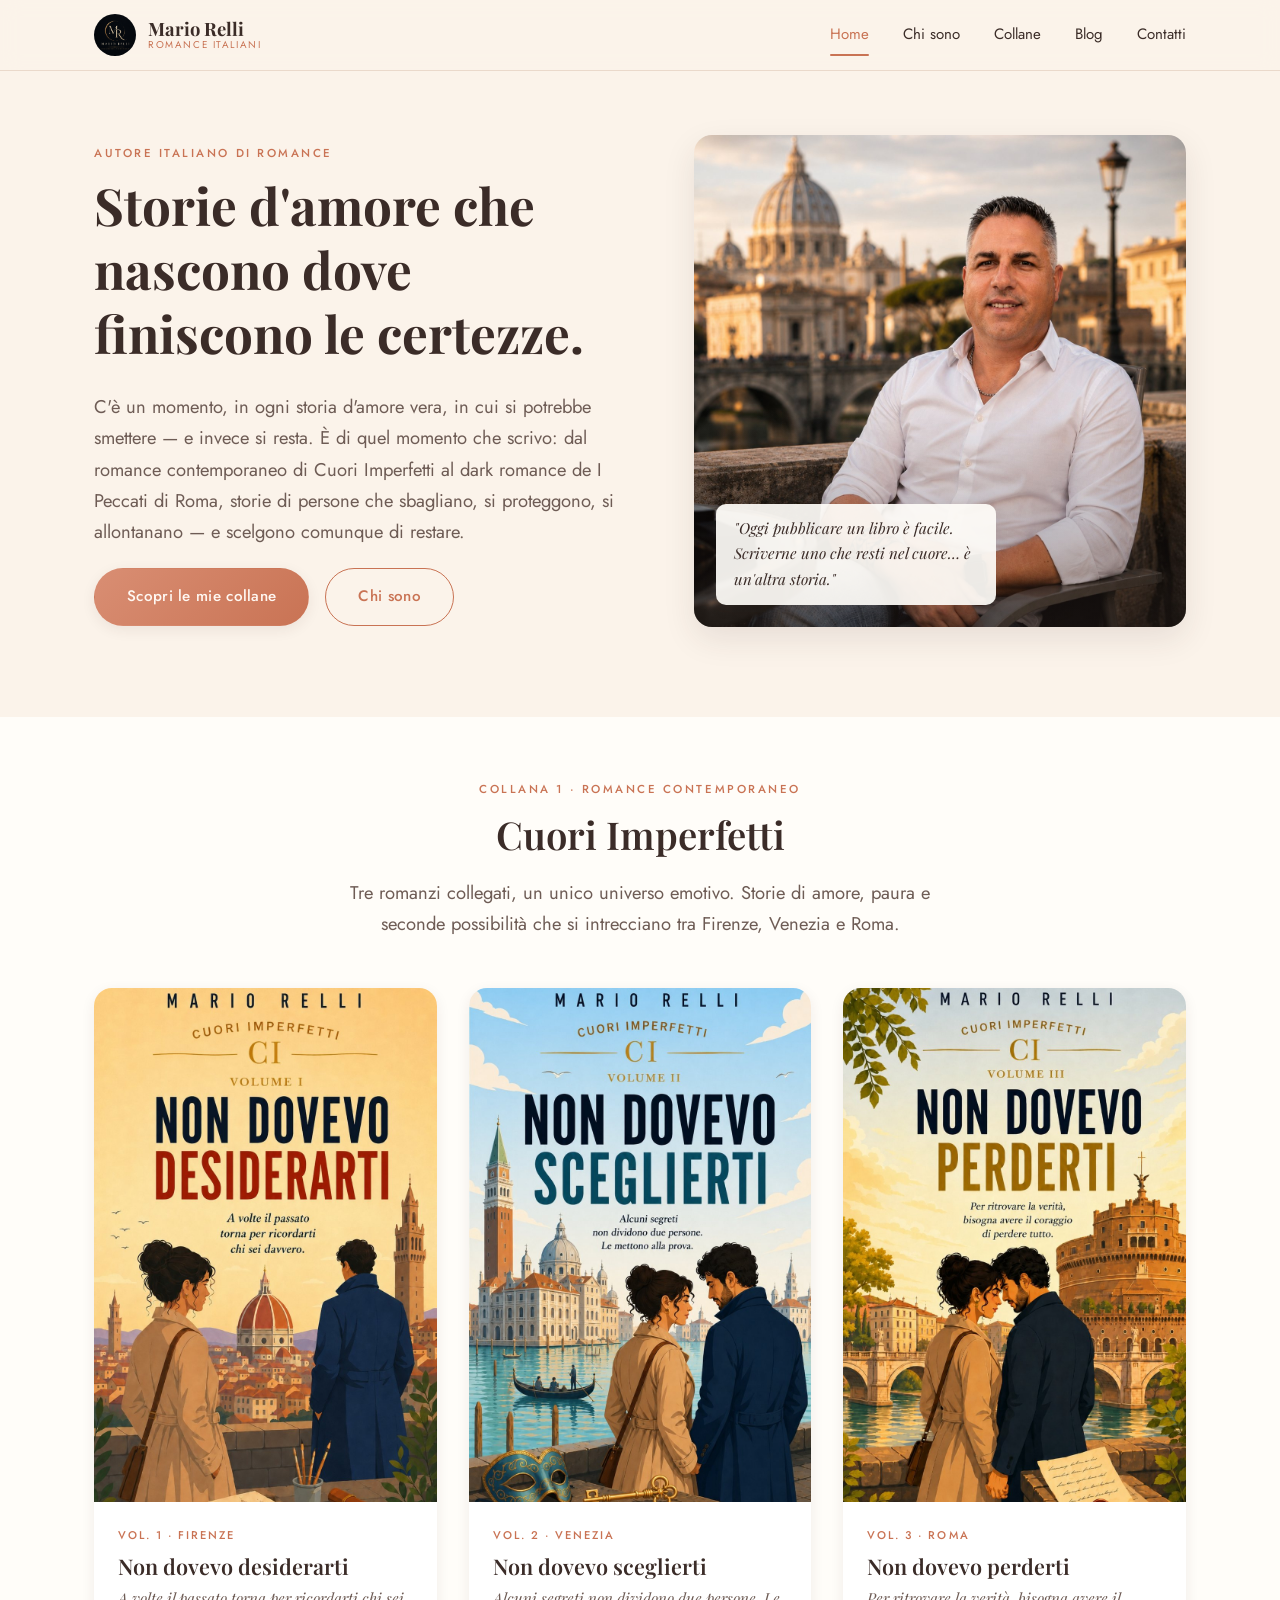
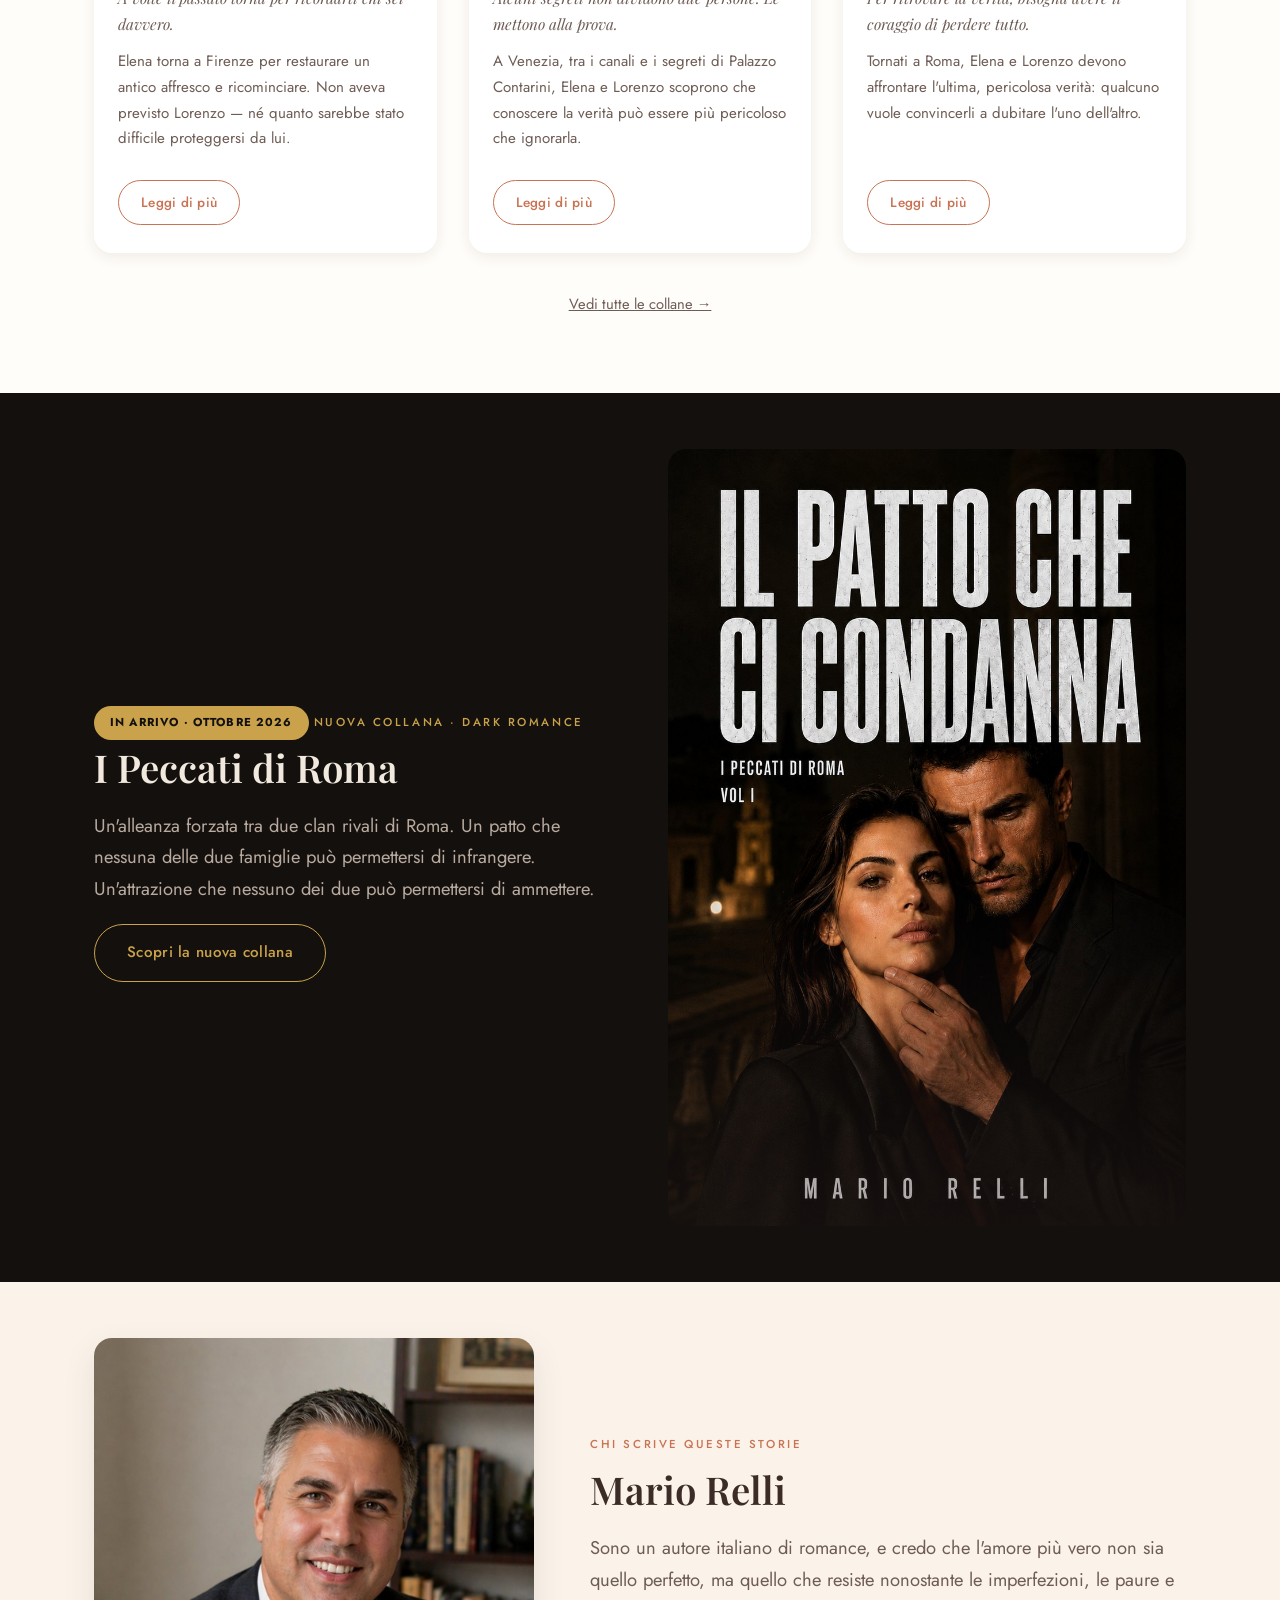
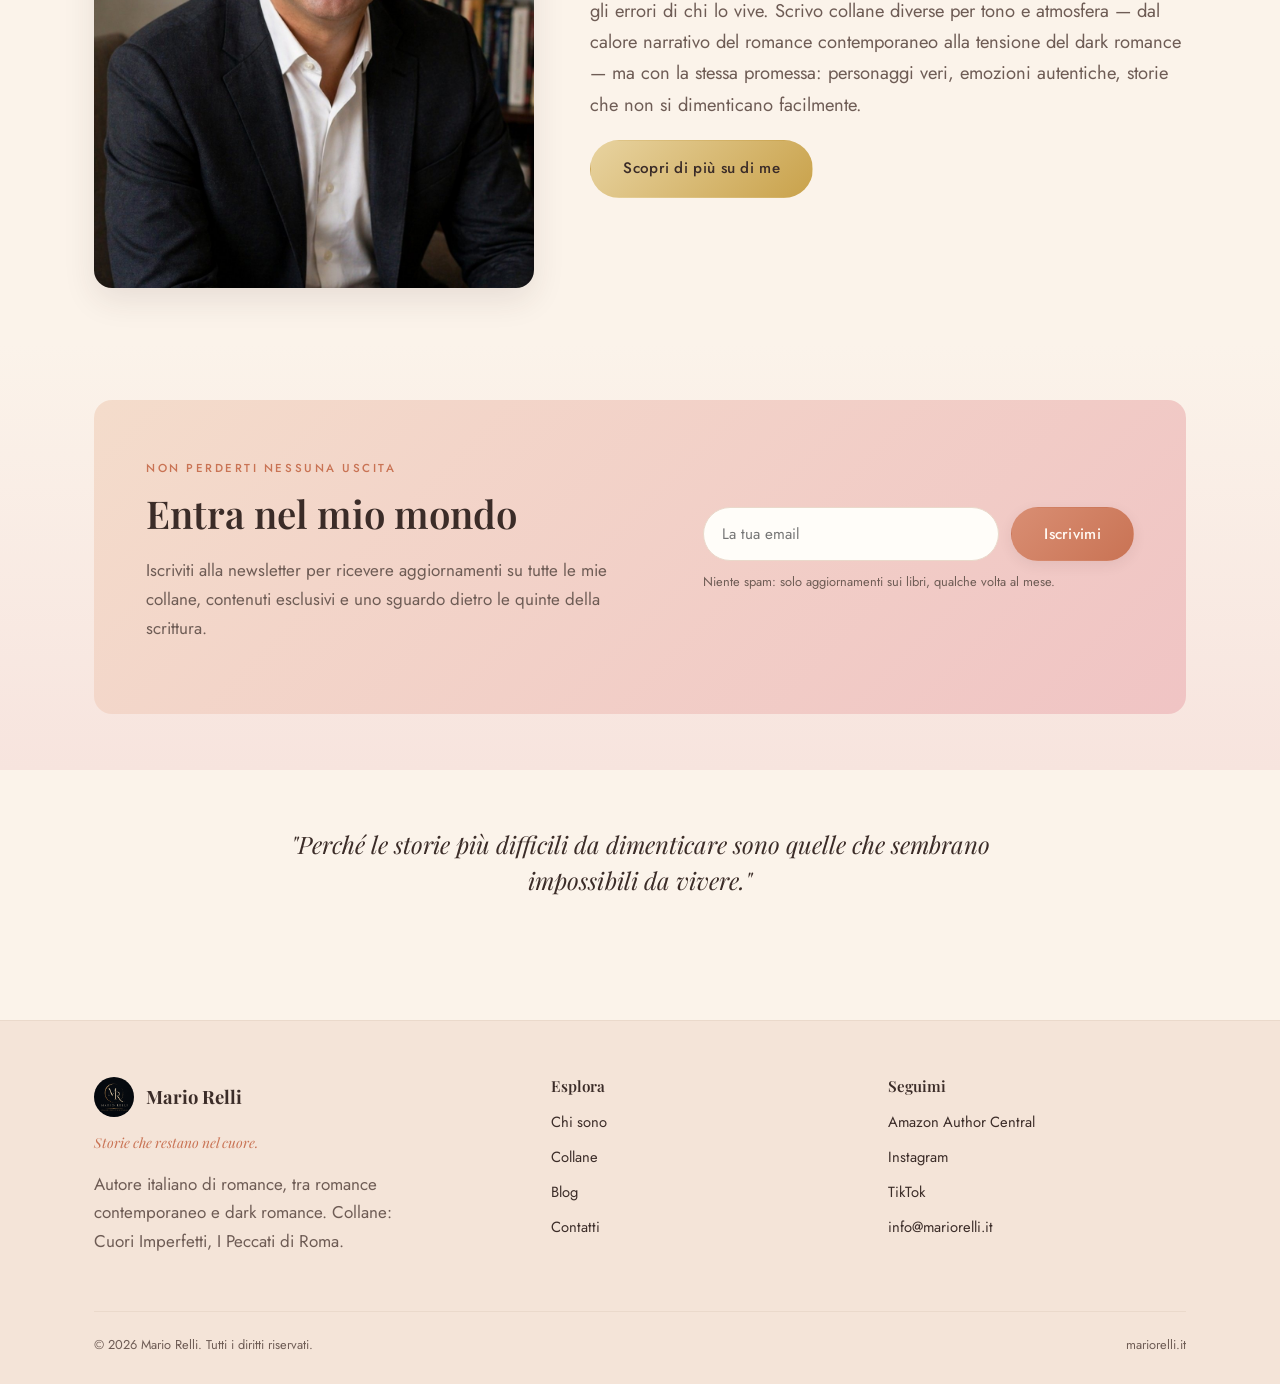
<file: index.html>
<!DOCTYPE html>
<html lang="it">
<head>
<meta charset="UTF-8">
<meta name="viewport" content="width=device-width, initial-scale=1.0">
<title>Mario Relli — Autore italiano di romance</title>
<meta name="description" content="Mario Relli, autore italiano di romance. Dal romance contemporaneo di Cuori Imperfetti al dark romance de I Peccati di Roma: storie intense di amore, paura e seconde possibilità.">
<link rel="icon" href="images/logo.png">
<link rel="preconnect" href="https://fonts.googleapis.com">
<link href="https://fonts.googleapis.com/css2?family=Playfair+Display:wght@600;700&family=Jost:wght@300;400;500;600&display=swap" rel="stylesheet">
<link rel="stylesheet" href="css/style.css">
</head>
<body>

<header class="site-header">
  <div class="container">
    <a class="brand" href="index.html">
      <img src="images/logo.png" alt="Logo Mario Relli">
      <span class="brand-text">
        <span class="name">Mario Relli</span>
        <span class="tag">Romance italiani</span>
      </span>
    </a>
    <nav class="nav-links">
      <a href="index.html" class="active">Home</a>
      <a href="chi-sono.html">Chi sono</a>
      <a href="collane.html">Collane</a>
      <a href="blog.html">Blog</a>
      <a href="contatti.html">Contatti</a>
    </nav>
    <button class="nav-toggle" aria-label="Apri menu">
      <span></span><span></span><span></span>
    </button>
  </div>
</header>

<section class="hero">
  <div class="container">
    <div class="hero-copy">
      <span class="eyebrow">Autore italiano di romance</span>
      <h1>Storie d'amore che nascono dove finiscono le certezze.</h1>
      <p class="lede">C'è un momento, in ogni storia d'amore vera, in cui si potrebbe smettere — e invece si resta. È di quel momento che scrivo: dal romance contemporaneo di Cuori Imperfetti al dark romance de I Peccati di Roma, storie di persone che sbagliano, si proteggono, si allontanano — e scelgono comunque di restare.</p>
      <div class="btn-row">
        <a href="collane.html" class="btn btn-primary">Scopri le mie collane</a>
        <a href="chi-sono.html" class="btn btn-outline">Chi sono</a>
      </div>
    </div>
    <div class="hero-photo">
      <img src="images/autore-hero-home.jpg" alt="Mario Relli, autore">
      <div class="hero-badge">"Oggi pubblicare un libro è facile. Scriverne uno che resti nel cuore… è un'altra storia."</div>
    </div>
  </div>
</section>

<section class="section-alt section-tight">
  <div class="container">
    <div class="center" style="max-width:640px;">
      <span class="eyebrow">Collana 1 &middot; Romance contemporaneo</span>
      <h2>Cuori Imperfetti</h2>
      <p class="lede center">Tre romanzi collegati, un unico universo emotivo. Storie di amore, paura e seconde possibilità che si intrecciano tra Firenze, Venezia e Roma.</p>
    </div>

    <div class="books-grid">
      <div class="book-card">
        <div class="book-cover"><img src="images/cover-vol1.jpg" alt="Copertina di Non dovevo desiderarti"></div>
        <div class="book-body">
          <span class="book-vol">Vol. 1 · Firenze</span>
          <h3>Non dovevo desiderarti</h3>
          <p class="book-tagline">A volte il passato torna per ricordarti chi sei davvero.</p>
          <p class="excerpt">Elena torna a Firenze per restaurare un antico affresco e ricominciare. Non aveva previsto Lorenzo — né quanto sarebbe stato difficile proteggersi da lui.</p>
          <div class="book-actions">
            <a href="collana-cuori-imperfetti.html#vol1" class="btn btn-outline btn-sm">Leggi di più</a>
          </div>
        </div>
      </div>

      <div class="book-card">
        <div class="book-cover"><img src="images/cover-vol2.jpg" alt="Copertina di Non dovevo sceglierti"></div>
        <div class="book-body">
          <span class="book-vol">Vol. 2 · Venezia</span>
          <h3>Non dovevo sceglierti</h3>
          <p class="book-tagline">Alcuni segreti non dividono due persone. Le mettono alla prova.</p>
          <p class="excerpt">A Venezia, tra i canali e i segreti di Palazzo Contarini, Elena e Lorenzo scoprono che conoscere la verità può essere più pericoloso che ignorarla.</p>
          <div class="book-actions">
            <a href="collana-cuori-imperfetti.html#vol2" class="btn btn-outline btn-sm">Leggi di più</a>
          </div>
        </div>
      </div>

      <div class="book-card">
        <div class="book-cover"><img src="images/cover-vol3.jpg" alt="Copertina di Non dovevo perderti"></div>
        <div class="book-body">
          <span class="book-vol">Vol. 3 · Roma</span>
          <h3>Non dovevo perderti</h3>
          <p class="book-tagline">Per ritrovare la verità, bisogna avere il coraggio di perdere tutto.</p>
          <p class="excerpt">Tornati a Roma, Elena e Lorenzo devono affrontare l'ultima, pericolosa verità: qualcuno vuole convincerli a dubitare l'uno dell'altro.</p>
          <div class="book-actions">
            <a href="collana-cuori-imperfetti.html#vol3" class="btn btn-outline btn-sm">Leggi di più</a>
          </div>
        </div>
      </div>
    </div>

    <p class="center" style="margin-top:36px;"><a href="collane.html" style="text-decoration:underline; font-size:0.92rem;">Vedi tutte le collane →</a></p>
  </div>
</section>

<section class="dark-zone section-tight">
  <div class="container">
    <div class="dark-teaser-grid">
      <div>
        <span class="badge-soon">In arrivo &middot; Ottobre 2026</span>
        <p class="eyebrow" style="margin-top:20px;">Nuova collana &middot; Dark romance</p>
        <h2>I Peccati di Roma</h2>
        <p class="lede">Un'alleanza forzata tra due clan rivali di Roma. Un patto che nessuna delle due famiglie può permettersi di infrangere. Un'attrazione che nessuno dei due può permettersi di ammettere.</p>
        <a href="collana-peccati-di-roma.html" class="btn btn-outline">Scopri la nuova collana</a>
      </div>
      <div class="hero-photo" style="background:none; box-shadow:none;">
        <img src="images/cover-ipdr-vol1.jpg" alt="Il patto che ci condanna — I Peccati di Roma" style="border-radius: var(--radius); box-shadow: 0 24px 60px rgba(0,0,0,0.55);">
      </div>
    </div>
  </div>
</section>

<section class="section-tight">
  <div class="container">
    <div class="about-grid">
      <div class="about-photo">
        <img src="images/autore-libreria.jpg" alt="Mario Relli a Roma">
      </div>
      <div>
        <span class="eyebrow">Chi scrive queste storie</span>
        <h2>Mario Relli</h2>
        <p class="lede">Sono un autore italiano di romance, e credo che l'amore più vero non sia quello perfetto, ma quello che resiste nonostante le imperfezioni, le paure e gli errori di chi lo vive. Scrivo collane diverse per tono e atmosfera — dal calore narrativo del romance contemporaneo alla tensione del dark romance — ma con la stessa promessa: personaggi veri, emozioni autentiche, storie che non si dimenticano facilmente.</p>
        <a href="chi-sono.html" class="btn btn-gold">Scopri di più su di me</a>
      </div>
    </div>
  </div>
</section>

<section class="section-blush section-tight" id="newsletter">
  <div class="container">
    <div class="newsletter-box">
      <div>
        <span class="eyebrow">Non perderti nessuna uscita</span>
        <h2>Entra nel mio mondo</h2>
        <p>Iscriviti alla newsletter per ricevere aggiornamenti su tutte le mie collane, contenuti esclusivi e uno sguardo dietro le quinte della scrittura.</p>
      </div>
      <div>
        <form class="newsletter-form" action="https://assets.mailerlite.com/jsonp/2531318/forms/194434697727575292/subscribe" method="post">
          <input type="email" name="fields[email]" placeholder="La tua email" required>
          <button type="submit" class="btn btn-primary">Iscrivimi</button>
        </form>
        <p class="newsletter-note">Niente spam: solo aggiornamenti sui libri, qualche volta al mese.</p>
      </div>
    </div>
  </div>
</section>

<section class="section-tight">
  <div class="container quote-block">
    <p>"Perché le storie più difficili da dimenticare sono quelle che sembrano impossibili da vivere."</p>
  </div>
</section>

<footer class="site-footer">
  <div class="container">
    <div class="footer-grid">
      <div>
        <div class="footer-brand">
          <img src="images/logo.png" alt="Logo Mario Relli">
          <span class="brand-text">
            <span class="name" style="font-family: var(--serif); font-weight:700;">Mario Relli</span>
          </span>
        </div>
        <p class="footer-motto">Storie che restano nel cuore.</p>
        <p style="max-width:320px;">Autore italiano di romance, tra romance contemporaneo e dark romance. Collane: Cuori Imperfetti, I Peccati di Roma.</p>
      </div>
      <div>
        <h4>Esplora</h4>
        <ul class="footer-links">
          <li><a href="chi-sono.html">Chi sono</a></li>
          <li><a href="collane.html">Collane</a></li>
          <li><a href="blog.html">Blog</a></li>
          <li><a href="contatti.html">Contatti</a></li>
        </ul>
      </div>
      <div>
        <h4>Seguimi</h4>
        <ul class="footer-links">
          <li><a href="https://www.amazon.it/stores/author/B0GXN5X1GJ/about" target="_blank" rel="noopener">Amazon Author Central</a></li>
          <li><a href="https://www.instagram.com/mario.relli/" target="_blank" rel="noopener">Instagram</a></li>
          <li><a href="https://www.tiktok.com/@mario.relli" target="_blank" rel="noopener">TikTok</a></li>
          <li><a href="mailto:info@mariorelli.it">info@mariorelli.it</a></li>
        </ul>
      </div>
    </div>
    <div class="footer-bottom">
      <span>© 2026 Mario Relli. Tutti i diritti riservati.</span>
      <span>mariorelli.it</span>
    </div>
  </div>
</footer>

<script src="js/main.js?v=3"></script>
</body>
</html>
</file>
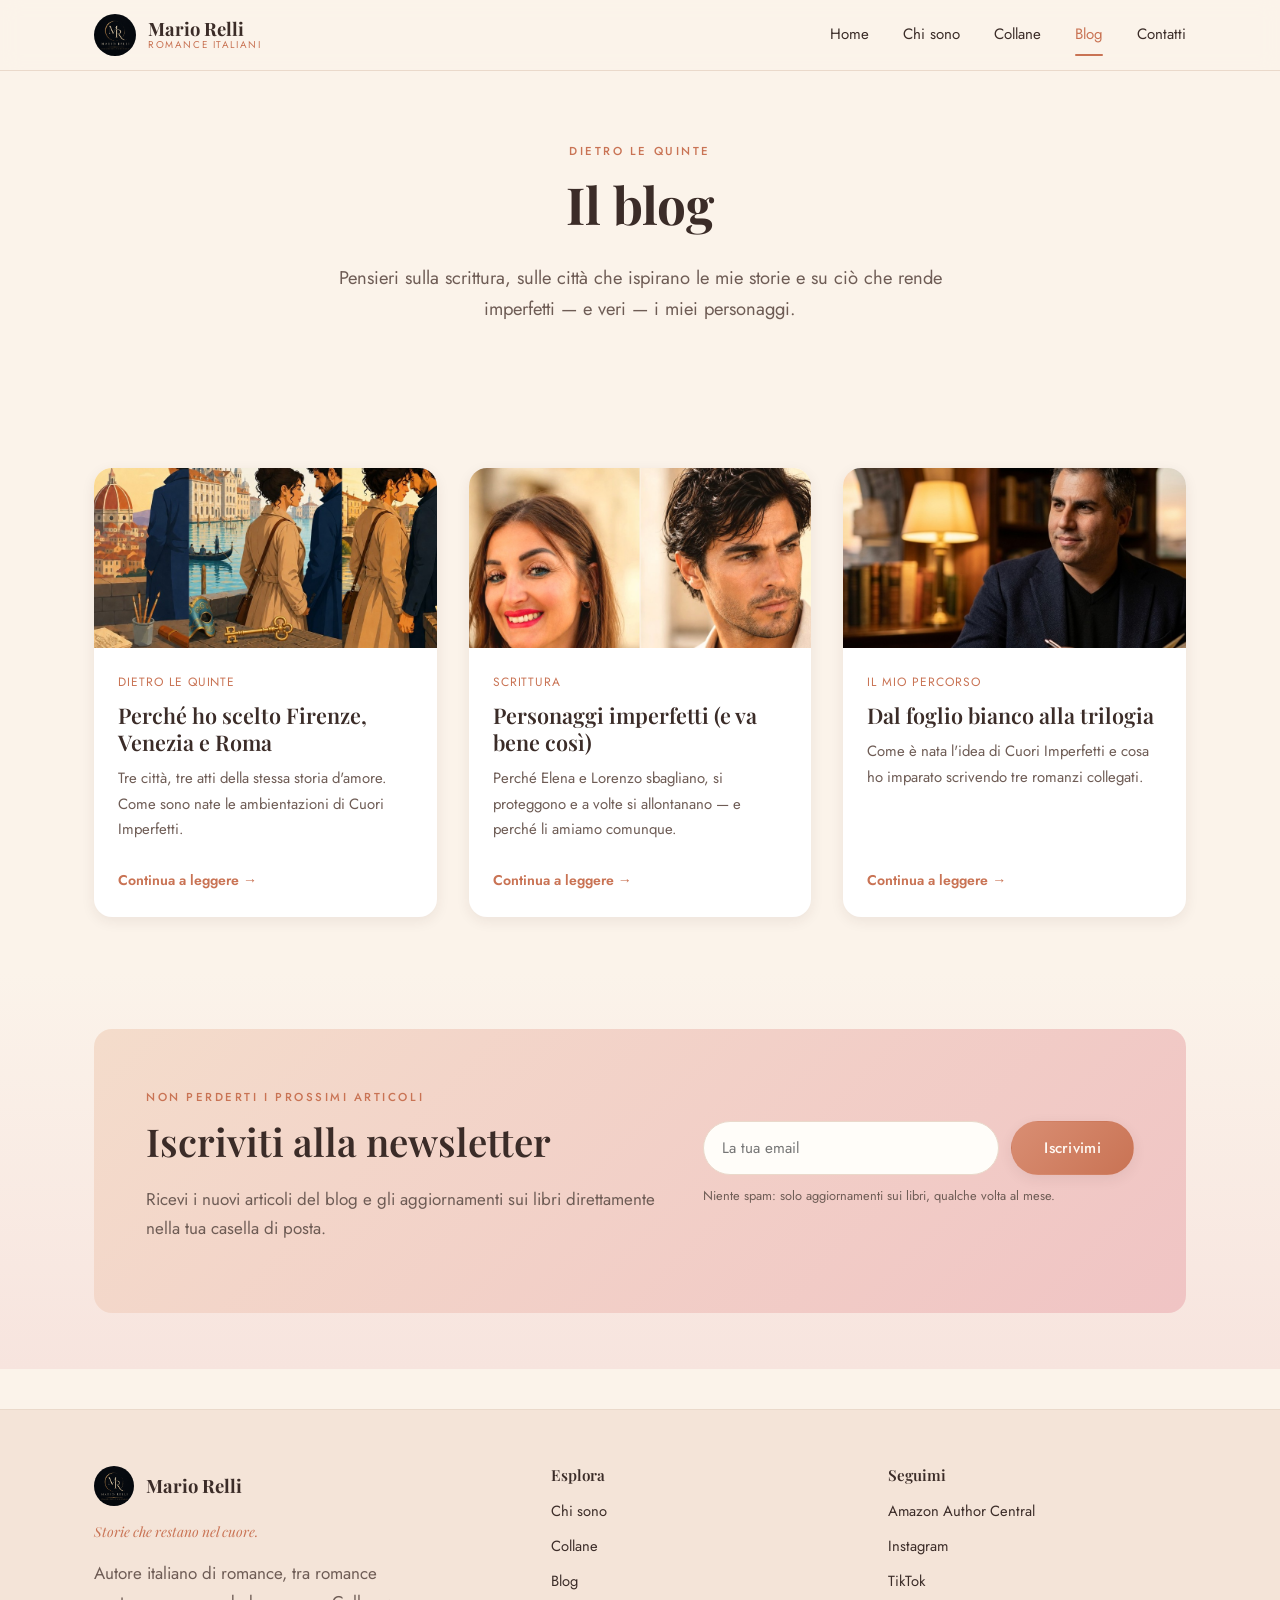
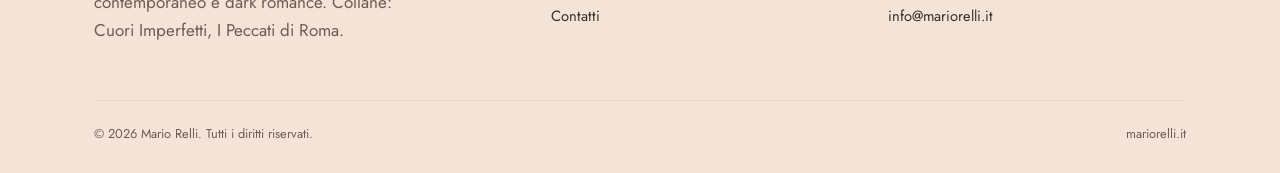
<file: blog.html>
<!DOCTYPE html>
<html lang="it">
<head>
<meta charset="UTF-8">
<meta name="viewport" content="width=device-width, initial-scale=1.0">
<title>Blog — Mario Relli</title>
<meta name="description" content="Dietro le quinte della scrittura di Mario Relli: dal romance contemporaneo al dark romance, i personaggi e i mondi delle sue collane.">
<link rel="icon" href="images/logo.png">
<link rel="preconnect" href="https://fonts.googleapis.com">
<link href="https://fonts.googleapis.com/css2?family=Playfair+Display:wght@600;700&family=Jost:wght@300;400;500;600&display=swap" rel="stylesheet">
<link rel="stylesheet" href="css/style.css">
</head>
<body>

<header class="site-header">
  <div class="container">
    <a class="brand" href="index.html">
      <img src="images/logo.png" alt="Logo Mario Relli">
      <span class="brand-text">
        <span class="name">Mario Relli</span>
        <span class="tag">Romance italiani</span>
      </span>
    </a>
    <nav class="nav-links">
      <a href="index.html">Home</a>
      <a href="chi-sono.html">Chi sono</a>
      <a href="collane.html">Collane</a>
      <a href="blog.html" class="active">Blog</a>
      <a href="contatti.html">Contatti</a>
    </nav>
    <button class="nav-toggle" aria-label="Apri menu">
      <span></span><span></span><span></span>
    </button>
  </div>
</header>

<section class="page-header">
  <div class="container">
    <span class="eyebrow">Dietro le quinte</span>
    <h1>Il blog</h1>
    <p class="lede center" style="margin:0 auto;">Pensieri sulla scrittura, sulle città che ispirano le mie storie e su ciò che rende imperfetti — e veri — i miei personaggi.</p>
  </div>
</section>

<section class="section-tight">
  <div class="container">
    <div class="blog-grid">

      <a class="post-card" href="blog/perche-firenze-venezia-roma.html">
        <div class="post-thumb"><img src="images/blog-thumb-citta.jpg" alt="Firenze, Venezia e Roma nella trilogia Cuori Imperfetti"></div>
        <div class="post-body">
          <span class="post-meta">Dietro le quinte</span>
          <h3>Perché ho scelto Firenze, Venezia e Roma</h3>
          <p>Tre città, tre atti della stessa storia d'amore. Come sono nate le ambientazioni di Cuori Imperfetti.</p>
          <span class="read-more">Continua a leggere →</span>
        </div>
      </a>

      <a class="post-card" href="blog/personaggi-imperfetti.html">
        <div class="post-thumb"><img src="images/cover-ci-thumb.jpg" alt="Elena e Lorenzo, i personaggi imperfetti di Cuori Imperfetti"></div>
        <div class="post-body">
          <span class="post-meta">Scrittura</span>
          <h3>Personaggi imperfetti (e va bene così)</h3>
          <p>Perché Elena e Lorenzo sbagliano, si proteggono e a volte si allontanano — e perché li amiamo comunque.</p>
          <span class="read-more">Continua a leggere →</span>
        </div>
      </a>

      <a class="post-card" href="blog/dal-foglio-bianco-alla-trilogia.html">
        <div class="post-thumb"><img src="images/blog-thumb-percorso.jpg" alt="Mario Relli nel suo percorso di scrittura, dal foglio bianco alla trilogia"></div>
        <div class="post-body">
          <span class="post-meta">Il mio percorso</span>
          <h3>Dal foglio bianco alla trilogia</h3>
          <p>Come è nata l'idea di Cuori Imperfetti e cosa ho imparato scrivendo tre romanzi collegati.</p>
          <span class="read-more">Continua a leggere →</span>
        </div>
      </a>

    </div>
  </div>
</section>

<section class="section-blush section-tight">
  <div class="container">
    <div class="newsletter-box">
      <div>
        <span class="eyebrow">Non perderti i prossimi articoli</span>
        <h2>Iscriviti alla newsletter</h2>
        <p>Ricevi i nuovi articoli del blog e gli aggiornamenti sui libri direttamente nella tua casella di posta.</p>
      </div>
      <div>
        <form class="newsletter-form" action="https://assets.mailerlite.com/jsonp/2531318/forms/194434697727575292/subscribe" method="post">
          <input type="email" name="fields[email]" placeholder="La tua email" required>
          <button type="submit" class="btn btn-primary">Iscrivimi</button>
        </form>
        <p class="newsletter-note">Niente spam: solo aggiornamenti sui libri, qualche volta al mese.</p>
      </div>
    </div>
  </div>
</section>

<footer class="site-footer">
  <div class="container">
    <div class="footer-grid">
      <div>
        <div class="footer-brand">
          <img src="images/logo.png" alt="Logo Mario Relli">
          <span class="brand-text">
            <span class="name" style="font-family: var(--serif); font-weight:700;">Mario Relli</span>
          </span>
        </div>
        <p class="footer-motto">Storie che restano nel cuore.</p>
        <p style="max-width:320px;">Autore italiano di romance, tra romance contemporaneo e dark romance. Collane: Cuori Imperfetti, I Peccati di Roma.</p>
      </div>
      <div>
        <h4>Esplora</h4>
        <ul class="footer-links">
          <li><a href="chi-sono.html">Chi sono</a></li>
          <li><a href="collane.html">Collane</a></li>
          <li><a href="blog.html">Blog</a></li>
          <li><a href="contatti.html">Contatti</a></li>
        </ul>
      </div>
      <div>
        <h4>Seguimi</h4>
        <ul class="footer-links">
          <li><a href="https://www.amazon.it/stores/author/B0GXN5X1GJ/about" target="_blank" rel="noopener">Amazon Author Central</a></li>
          <li><a href="https://www.instagram.com/mario.relli/" target="_blank" rel="noopener">Instagram</a></li>
          <li><a href="https://www.tiktok.com/@mario.relli" target="_blank" rel="noopener">TikTok</a></li>
          <li><a href="mailto:info@mariorelli.it">info@mariorelli.it</a></li>
        </ul>
      </div>
    </div>
    <div class="footer-bottom">
      <span>© 2026 Mario Relli. Tutti i diritti riservati.</span>
      <span>mariorelli.it</span>
    </div>
  </div>
</footer>

<script src="js/main.js?v=3"></script>
</body>
</html>
</file>
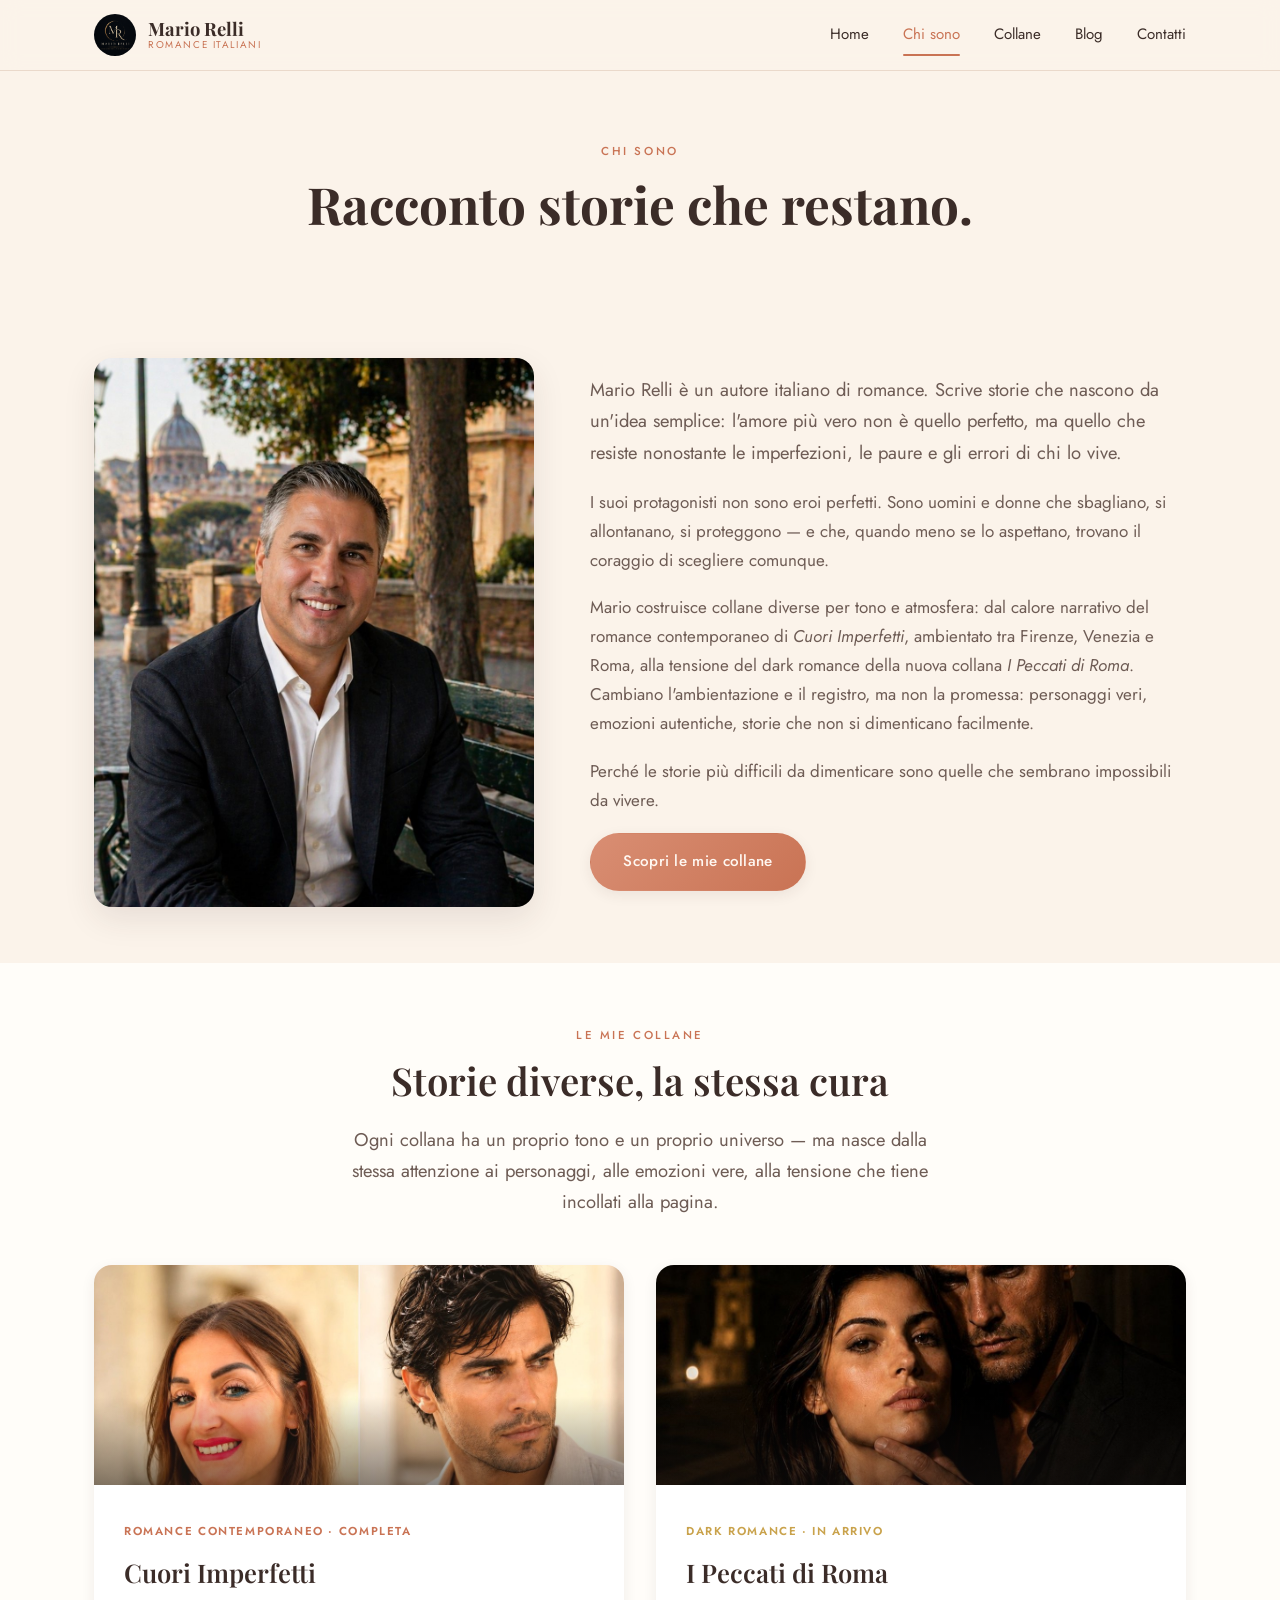
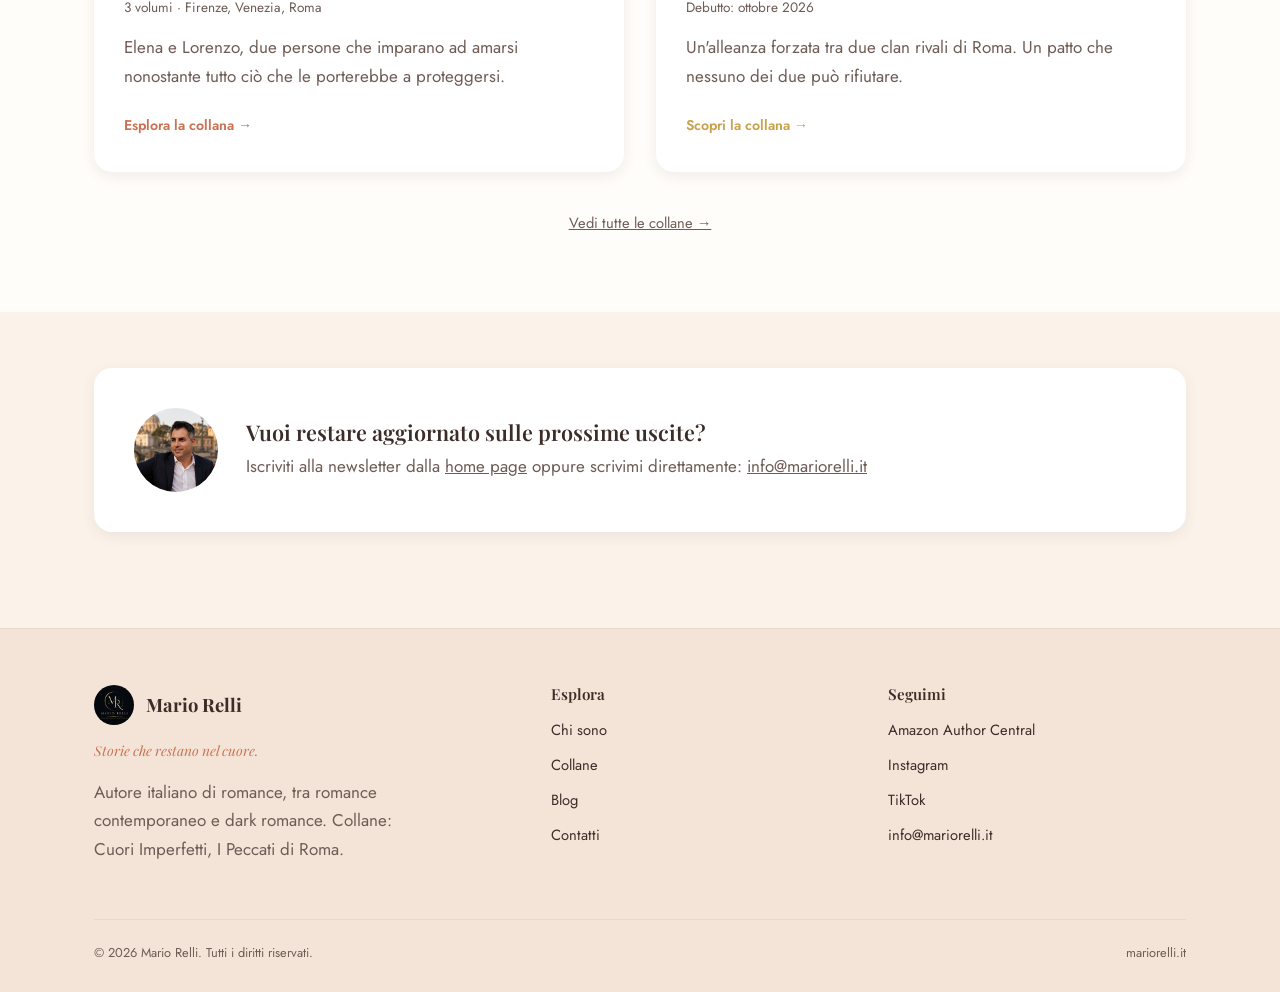
<file: chi-sono.html>
<!DOCTYPE html>
<html lang="it">
<head>
<meta charset="UTF-8">
<meta name="viewport" content="width=device-width, initial-scale=1.0">
<title>Chi sono — Mario Relli</title>
<meta name="description" content="La storia di Mario Relli, autore italiano di romance: dal romance contemporaneo di Cuori Imperfetti al dark romance de I Peccati di Roma.">
<link rel="icon" href="images/logo.png">
<link rel="preconnect" href="https://fonts.googleapis.com">
<link href="https://fonts.googleapis.com/css2?family=Playfair+Display:wght@600;700&family=Jost:wght@300;400;500;600&display=swap" rel="stylesheet">
<link rel="stylesheet" href="css/style.css">
</head>
<body>

<header class="site-header">
  <div class="container">
    <a class="brand" href="index.html">
      <img src="images/logo.png" alt="Logo Mario Relli">
      <span class="brand-text">
        <span class="name">Mario Relli</span>
        <span class="tag">Romance italiani</span>
      </span>
    </a>
    <nav class="nav-links">
      <a href="index.html">Home</a>
      <a href="chi-sono.html" class="active">Chi sono</a>
      <a href="collane.html">Collane</a>
      <a href="blog.html">Blog</a>
      <a href="contatti.html">Contatti</a>
    </nav>
    <button class="nav-toggle" aria-label="Apri menu">
      <span></span><span></span><span></span>
    </button>
  </div>
</header>

<section class="page-header">
  <div class="container">
    <span class="eyebrow">Chi sono</span>
    <h1>Racconto storie che restano.</h1>
  </div>
</section>

<section class="section-tight">
  <div class="container">
    <div class="about-grid">
      <div class="about-photo">
        <img src="images/autore-roma2.jpg" alt="Ritratto di Mario Relli">
      </div>
      <div>
        <p class="lede">Mario Relli è un autore italiano di romance. Scrive storie che nascono da un'idea semplice: l'amore più vero non è quello perfetto, ma quello che resiste nonostante le imperfezioni, le paure e gli errori di chi lo vive.</p>
        <p>I suoi protagonisti non sono eroi perfetti. Sono uomini e donne che sbagliano, si allontanano, si proteggono — e che, quando meno se lo aspettano, trovano il coraggio di scegliere comunque.</p>
        <p>Mario costruisce collane diverse per tono e atmosfera: dal calore narrativo del romance contemporaneo di <em>Cuori Imperfetti</em>, ambientato tra Firenze, Venezia e Roma, alla tensione del dark romance della nuova collana <em>I Peccati di Roma</em>. Cambiano l'ambientazione e il registro, ma non la promessa: personaggi veri, emozioni autentiche, storie che non si dimenticano facilmente.</p>
        <p>Perché le storie più difficili da dimenticare sono quelle che sembrano impossibili da vivere.</p>
        <a href="collane.html" class="btn btn-primary">Scopri le mie collane</a>
      </div>
    </div>
  </div>
</section>

<section class="section-alt section-tight">
  <div class="container">
    <div class="center" style="max-width:600px;">
      <span class="eyebrow">Le mie collane</span>
      <h2>Storie diverse, la stessa cura</h2>
      <p class="lede center">Ogni collana ha un proprio tono e un proprio universo — ma nasce dalla stessa attenzione ai personaggi, alle emozioni vere, alla tensione che tiene incollati alla pagina.</p>
    </div>

    <div class="collana-grid">
      <a class="collana-card" href="collana-cuori-imperfetti.html">
        <div class="collana-cover-solo">
          <img src="images/cover-ci-thumb.jpg" alt="Elena e Lorenzo, protagonisti di Cuori Imperfetti">
        </div>
        <div class="collana-body">
          <span class="collana-status is-complete">Romance contemporaneo &middot; Completa</span>
          <h3>Cuori Imperfetti</h3>
          <p class="collana-meta">3 volumi &middot; Firenze, Venezia, Roma</p>
          <p>Elena e Lorenzo, due persone che imparano ad amarsi nonostante tutto ciò che le porterebbe a proteggersi.</p>
          <span class="read-more">Esplora la collana →</span>
        </div>
      </a>

      <a class="collana-card is-dark" href="collana-peccati-di-roma.html">
        <div class="collana-cover-solo">
          <img src="images/cover-ipdr-thumb.jpg" alt="I protagonisti de I Peccati di Roma">
        </div>
        <div class="collana-body">
          <span class="collana-status is-soon">Dark romance &middot; In arrivo</span>
          <h3>I Peccati di Roma</h3>
          <p class="collana-meta">Debutto: ottobre 2026</p>
          <p>Un'alleanza forzata tra due clan rivali di Roma. Un patto che nessuno dei due può rifiutare.</p>
          <span class="read-more" style="color: var(--dr-gold);">Scopri la collana →</span>
        </div>
      </a>
    </div>

    <p class="center" style="margin-top:36px;"><a href="collane.html" style="text-decoration:underline; font-size:0.92rem;">Vedi tutte le collane →</a></p>
  </div>
</section>

<section class="section-tight">
  <div class="container">
    <div class="series-banner">
      <img src="images/autore-roma1.jpg" alt="Mario Relli">
      <div>
        <h3 style="margin-bottom:6px;">Vuoi restare aggiornato sulle prossime uscite?</h3>
        <p style="margin-bottom:0;">Iscriviti alla newsletter dalla <a href="index.html#newsletter" style="text-decoration:underline;">home page</a> oppure scrivimi direttamente: <a href="mailto:info@mariorelli.it" style="text-decoration:underline;">info@mariorelli.it</a></p>
      </div>
    </div>
  </div>
</section>

<footer class="site-footer">
  <div class="container">
    <div class="footer-grid">
      <div>
        <div class="footer-brand">
          <img src="images/logo.png" alt="Logo Mario Relli">
          <span class="brand-text">
            <span class="name" style="font-family: var(--serif); font-weight:700;">Mario Relli</span>
          </span>
        </div>
        <p class="footer-motto">Storie che restano nel cuore.</p>
        <p style="max-width:320px;">Autore italiano di romance, tra romance contemporaneo e dark romance. Collane: Cuori Imperfetti, I Peccati di Roma.</p>
      </div>
      <div>
        <h4>Esplora</h4>
        <ul class="footer-links">
          <li><a href="chi-sono.html">Chi sono</a></li>
          <li><a href="collane.html">Collane</a></li>
          <li><a href="blog.html">Blog</a></li>
          <li><a href="contatti.html">Contatti</a></li>
        </ul>
      </div>
      <div>
        <h4>Seguimi</h4>
        <ul class="footer-links">
          <li><a href="https://www.amazon.it/stores/author/B0GXN5X1GJ/about" target="_blank" rel="noopener">Amazon Author Central</a></li>
          <li><a href="https://www.instagram.com/mario.relli/" target="_blank" rel="noopener">Instagram</a></li>
          <li><a href="https://www.tiktok.com/@mario.relli" target="_blank" rel="noopener">TikTok</a></li>
          <li><a href="mailto:info@mariorelli.it">info@mariorelli.it</a></li>
        </ul>
      </div>
    </div>
    <div class="footer-bottom">
      <span>© 2026 Mario Relli. Tutti i diritti riservati.</span>
      <span>mariorelli.it</span>
    </div>
  </div>
</footer>

<script src="js/main.js?v=3"></script>
</body>
</html>
</file>
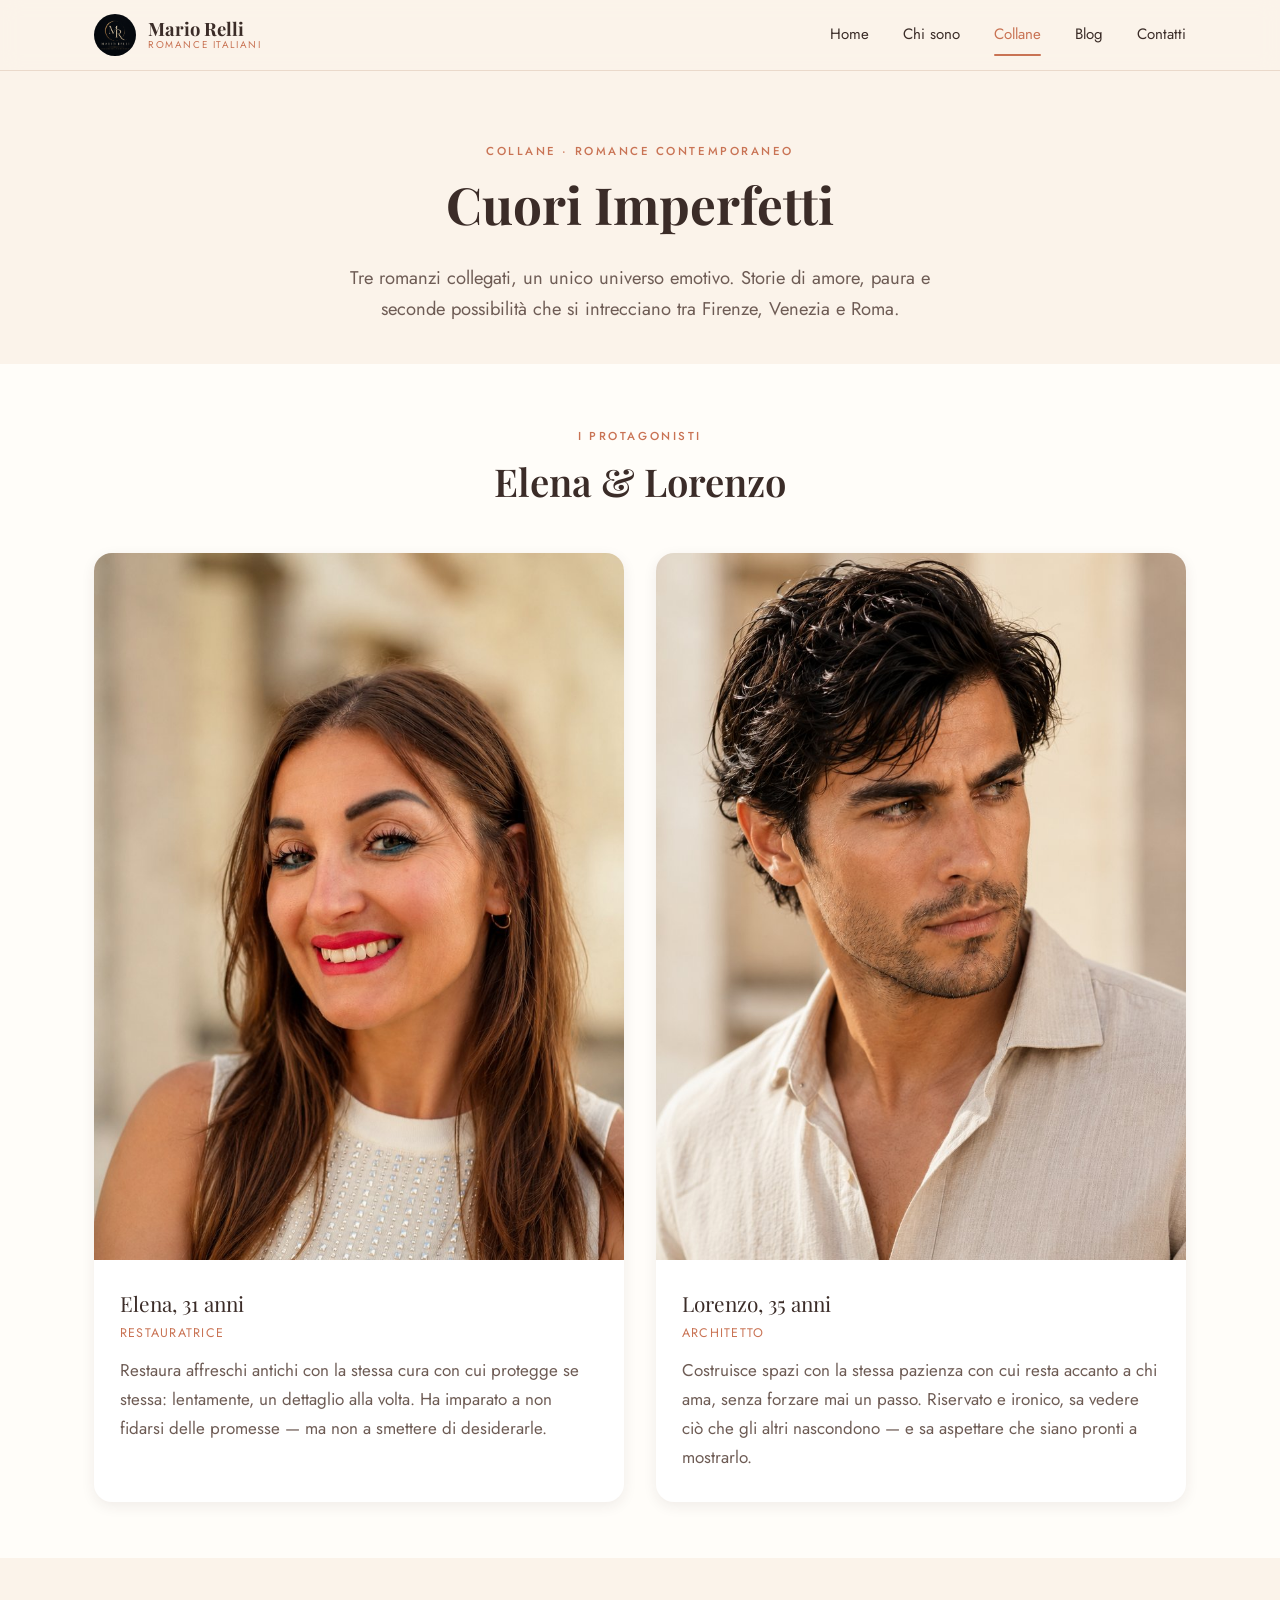
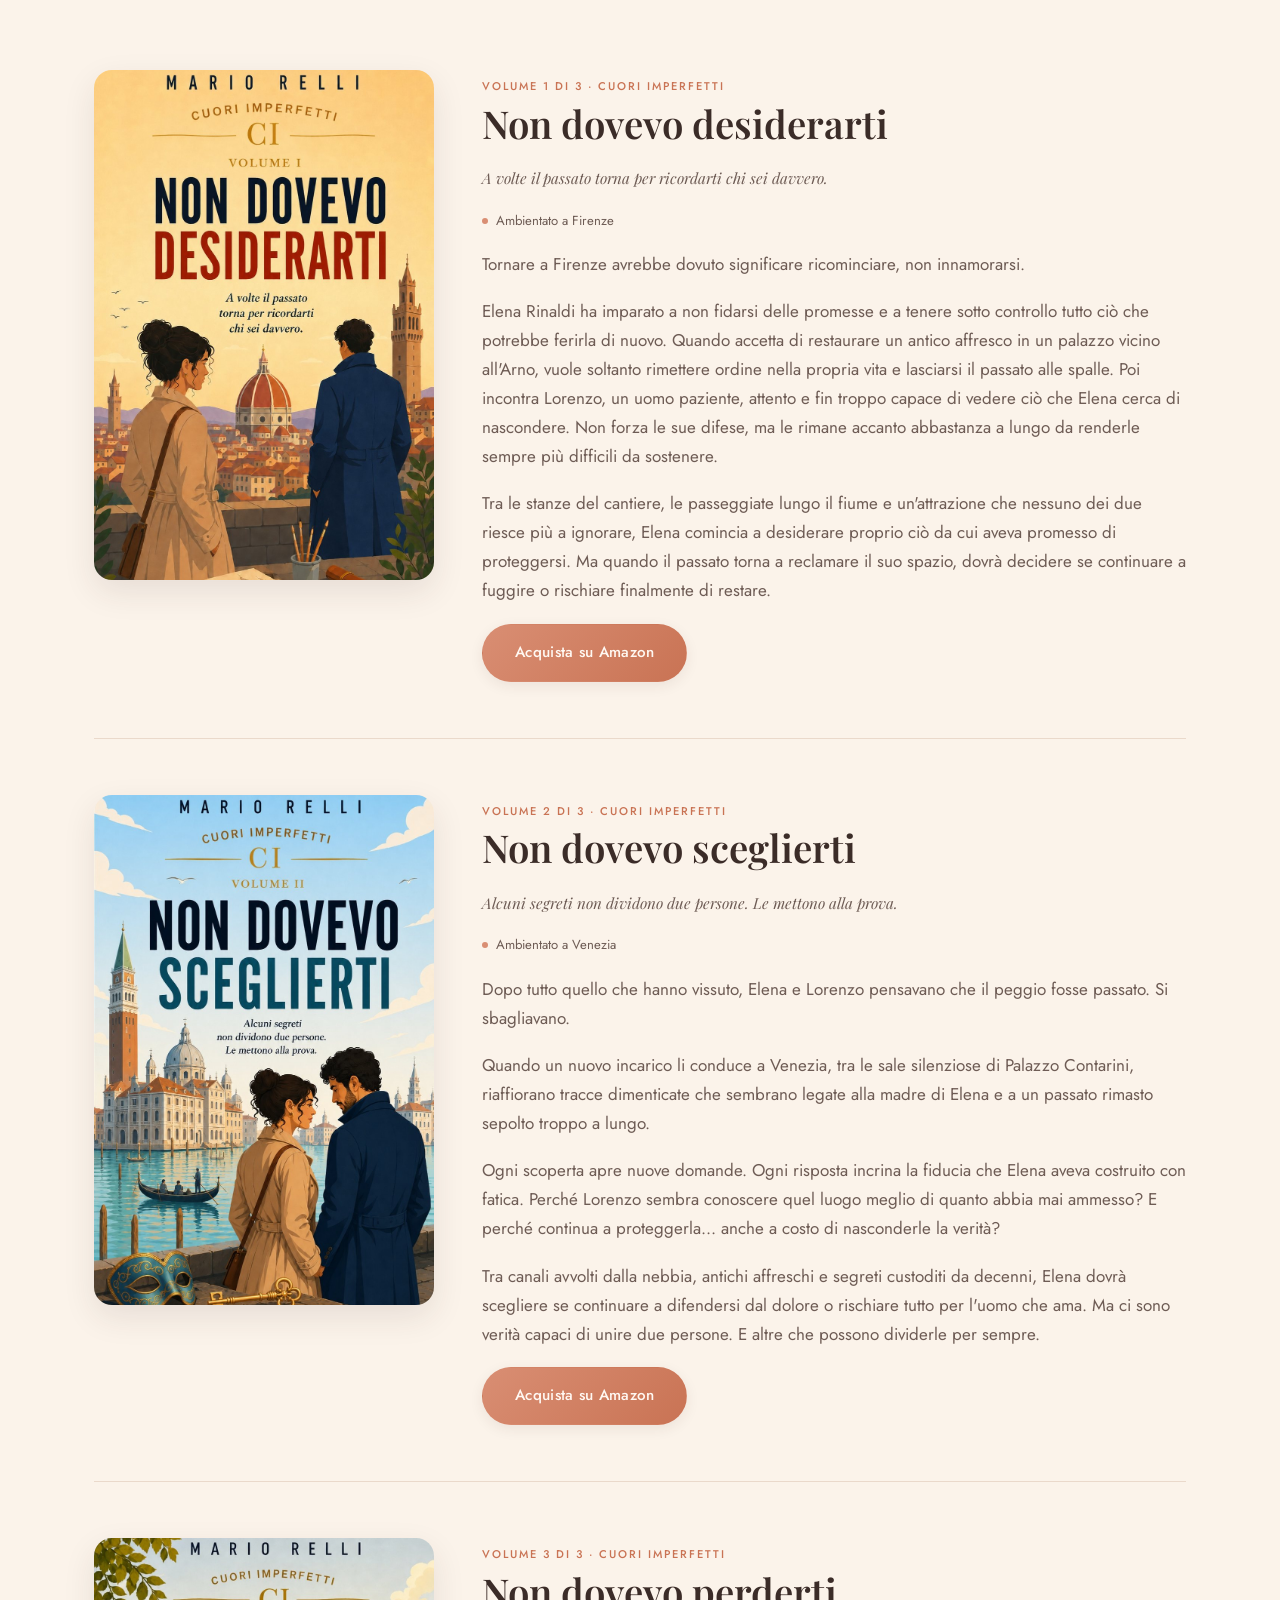
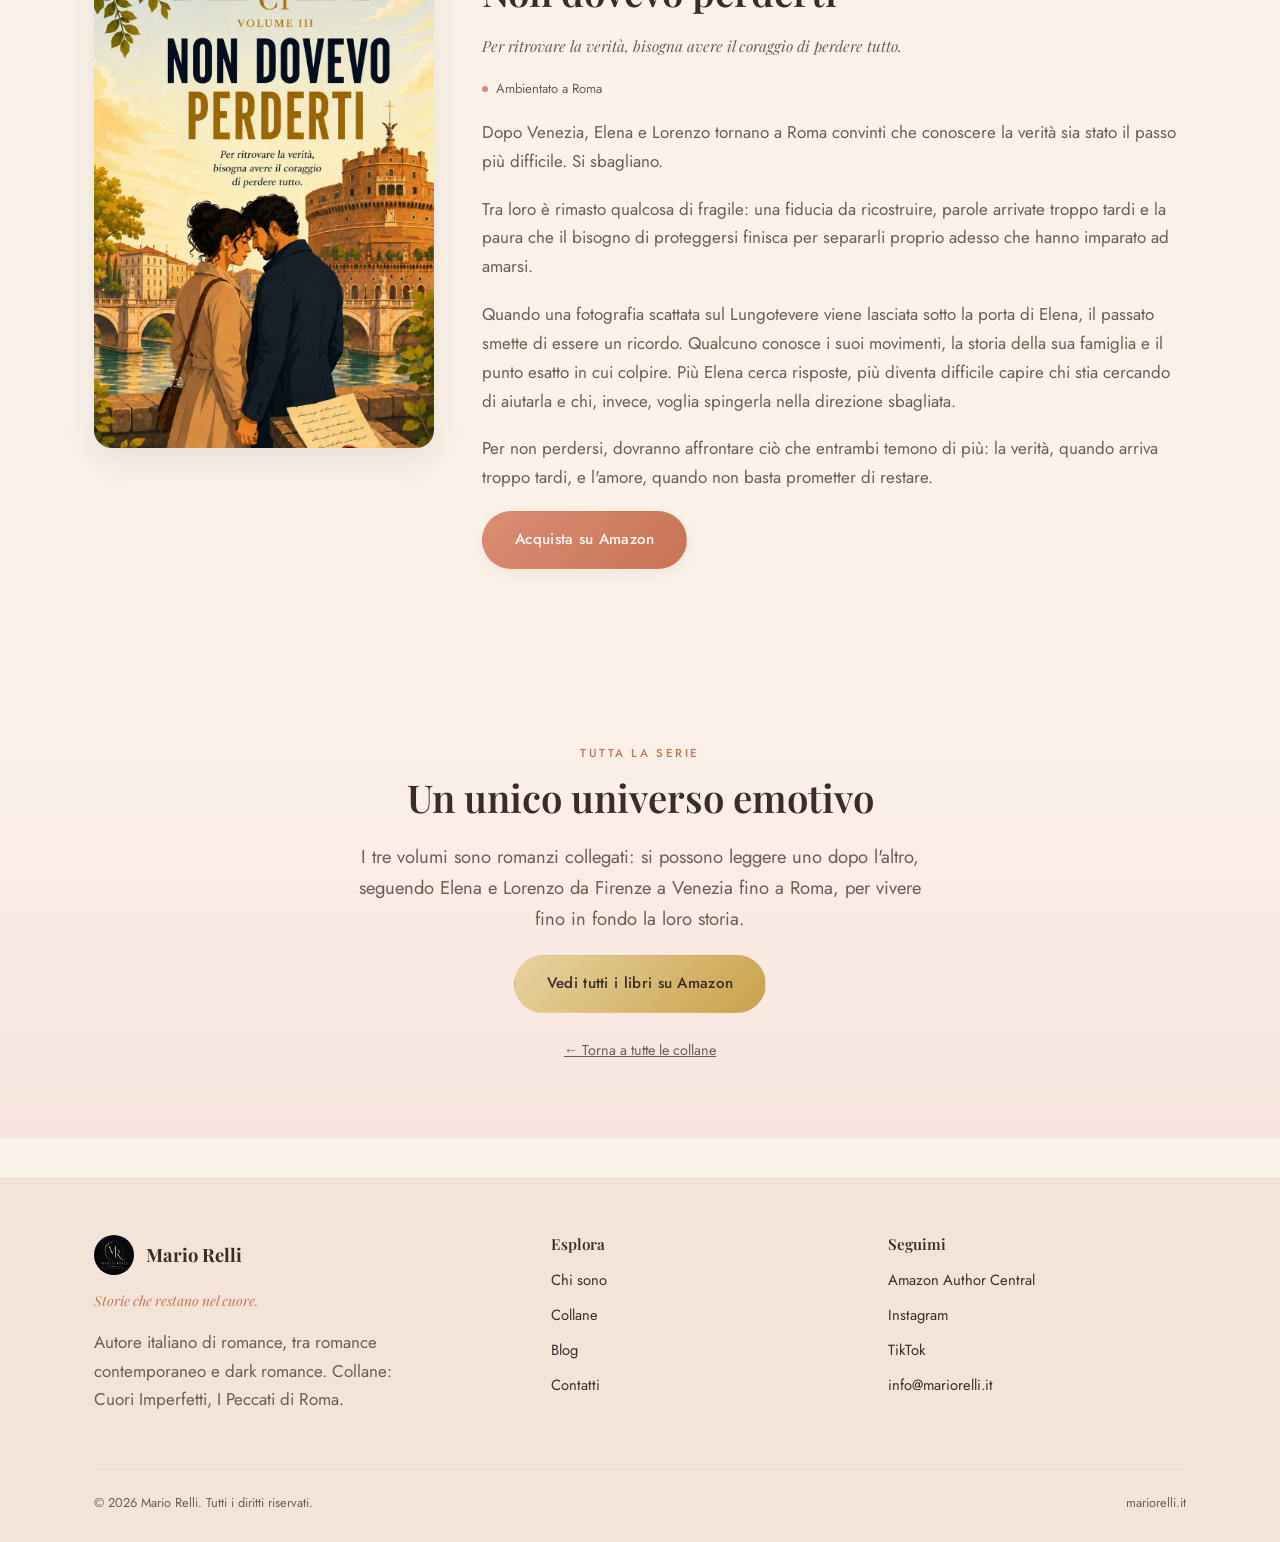
<file: collana-cuori-imperfetti.html>
<!DOCTYPE html>
<html lang="it">
<head>
<meta charset="UTF-8">
<meta name="viewport" content="width=device-width, initial-scale=1.0">
<title>Cuori Imperfetti — Mario Relli</title>
<meta name="description" content="La trilogia Cuori Imperfetti di Mario Relli: Non dovevo desiderarti, Non dovevo sceglierti, Non dovevo perderti.">
<link rel="icon" href="images/logo.png">
<link rel="preconnect" href="https://fonts.googleapis.com">
<link href="https://fonts.googleapis.com/css2?family=Playfair+Display:wght@600;700&family=Jost:wght@300;400;500;600&display=swap" rel="stylesheet">
<link rel="stylesheet" href="css/style.css">
</head>
<body>

<header class="site-header">
  <div class="container">
    <a class="brand" href="index.html">
      <img src="images/logo.png" alt="Logo Mario Relli">
      <span class="brand-text">
        <span class="name">Mario Relli</span>
        <span class="tag">Romance italiani</span>
      </span>
    </a>
    <nav class="nav-links">
      <a href="index.html">Home</a>
      <a href="chi-sono.html">Chi sono</a>
      <a href="collane.html" class="active">Collane</a>
      <a href="blog.html">Blog</a>
      <a href="contatti.html">Contatti</a>
    </nav>
    <button class="nav-toggle" aria-label="Apri menu">
      <span></span><span></span><span></span>
    </button>
  </div>
</header>

<section class="page-header">
  <div class="container">
    <span class="eyebrow"><a href="collane.html" style="color:inherit;">Collane</a> · Romance contemporaneo</span>
    <h1>Cuori Imperfetti</h1>
    <p class="lede center" style="margin:0 auto;">Tre romanzi collegati, un unico universo emotivo. Storie di amore, paura e seconde possibilità che si intrecciano tra Firenze, Venezia e Roma.</p>
  </div>
</section>

<section class="section-alt section-tight">
  <div class="container">
    <div class="center" style="max-width:600px;">
      <span class="eyebrow">I protagonisti</span>
      <h2>Elena &amp; Lorenzo</h2>
    </div>
    <div class="char-grid">
      <div class="char-card">
        <div class="char-photo"><img src="images/avatar-elena.jpg" alt="Elena, protagonista di Cuori Imperfetti"></div>
        <div class="char-body">
          <div class="char-name">Elena, 31 anni</div>
          <div class="char-role">Restauratrice</div>
          <p style="margin:0;">Restaura affreschi antichi con la stessa cura con cui protegge se stessa: lentamente, un dettaglio alla volta. Ha imparato a non fidarsi delle promesse — ma non a smettere di desiderarle.</p>
        </div>
      </div>
      <div class="char-card">
        <div class="char-photo"><img src="images/avatar-lorenzo.jpg" alt="Lorenzo, protagonista di Cuori Imperfetti"></div>
        <div class="char-body">
          <div class="char-name">Lorenzo, 35 anni</div>
          <div class="char-role">Architetto</div>
          <p style="margin:0;">Costruisce spazi con la stessa pazienza con cui resta accanto a chi ama, senza forzare mai un passo. Riservato e ironico, sa vedere ciò che gli altri nascondono — e sa aspettare che siano pronti a mostrarlo.</p>
        </div>
      </div>
    </div>
  </div>
</section>

<section class="section-tight">
  <div class="container">

    <div class="book-detail" id="vol1">
      <div class="book-cover"><img src="images/cover-vol1.jpg" alt="Copertina di Non dovevo desiderarti"></div>
      <div class="book-detail-copy">
        <span class="book-vol">Volume 1 di 3 &middot; Cuori Imperfetti</span>
        <h2>Non dovevo desiderarti</h2>
        <p class="book-tagline">A volte il passato torna per ricordarti chi sei davvero.</p>
        <div class="setting"><span class="dot"></span> Ambientato a Firenze</div>
        <p>Tornare a Firenze avrebbe dovuto significare ricominciare, non innamorarsi.</p>
        <p>Elena Rinaldi ha imparato a non fidarsi delle promesse e a tenere sotto controllo tutto ciò che potrebbe ferirla di nuovo. Quando accetta di restaurare un antico affresco in un palazzo vicino all'Arno, vuole soltanto rimettere ordine nella propria vita e lasciarsi il passato alle spalle. Poi incontra Lorenzo, un uomo paziente, attento e fin troppo capace di vedere ciò che Elena cerca di nascondere. Non forza le sue difese, ma le rimane accanto abbastanza a lungo da renderle sempre più difficili da sostenere.</p>
        <p>Tra le stanze del cantiere, le passeggiate lungo il fiume e un'attrazione che nessuno dei due riesce più a ignorare, Elena comincia a desiderare proprio ciò da cui aveva promesso di proteggersi. Ma quando il passato torna a reclamare il suo spazio, dovrà decidere se continuare a fuggire o rischiare finalmente di restare.</p>
        <div class="book-actions">
          <a href="https://www.amazon.it/Non-dovevo-desiderarti-innamorarsi-Imperfetti-ebook/dp/B0GKJYJYCS" target="_blank" rel="noopener" class="btn btn-primary">Acquista su Amazon</a>
        </div>
      </div>
    </div>

    <div class="book-detail" id="vol2">
      <div class="book-cover"><img src="images/cover-vol2.jpg" alt="Copertina di Non dovevo sceglierti"></div>
      <div class="book-detail-copy">
        <span class="book-vol">Volume 2 di 3 &middot; Cuori Imperfetti</span>
        <h2>Non dovevo sceglierti</h2>
        <p class="book-tagline">Alcuni segreti non dividono due persone. Le mettono alla prova.</p>
        <div class="setting"><span class="dot"></span> Ambientato a Venezia</div>
        <p>Dopo tutto quello che hanno vissuto, Elena e Lorenzo pensavano che il peggio fosse passato. Si sbagliavano.</p>
        <p>Quando un nuovo incarico li conduce a Venezia, tra le sale silenziose di Palazzo Contarini, riaffiorano tracce dimenticate che sembrano legate alla madre di Elena e a un passato rimasto sepolto troppo a lungo.</p>
        <p>Ogni scoperta apre nuove domande. Ogni risposta incrina la fiducia che Elena aveva costruito con fatica. Perché Lorenzo sembra conoscere quel luogo meglio di quanto abbia mai ammesso? E perché continua a proteggerla... anche a costo di nasconderle la verità?</p>
        <p>Tra canali avvolti dalla nebbia, antichi affreschi e segreti custoditi da decenni, Elena dovrà scegliere se continuare a difendersi dal dolore o rischiare tutto per l'uomo che ama. Ma ci sono verità capaci di unire due persone. E altre che possono dividerle per sempre.</p>
        <div class="book-actions">
          <a href="https://amzn.eu/d/0dOL1zxQ" target="_blank" rel="noopener" class="btn btn-primary">Acquista su Amazon</a>
        </div>
      </div>
    </div>

    <div class="book-detail" id="vol3">
      <div class="book-cover"><img src="images/cover-vol3.jpg" alt="Copertina di Non dovevo perderti"></div>
      <div class="book-detail-copy">
        <span class="book-vol">Volume 3 di 3 &middot; Cuori Imperfetti</span>
        <h2>Non dovevo perderti</h2>
        <p class="book-tagline">Per ritrovare la verità, bisogna avere il coraggio di perdere tutto.</p>
        <div class="setting"><span class="dot"></span> Ambientato a Roma</div>
        <p>Dopo Venezia, Elena e Lorenzo tornano a Roma convinti che conoscere la verità sia stato il passo più difficile. Si sbagliano.</p>
        <p>Tra loro è rimasto qualcosa di fragile: una fiducia da ricostruire, parole arrivate troppo tardi e la paura che il bisogno di proteggersi finisca per separarli proprio adesso che hanno imparato ad amarsi.</p>
        <p>Quando una fotografia scattata sul Lungotevere viene lasciata sotto la porta di Elena, il passato smette di essere un ricordo. Qualcuno conosce i suoi movimenti, la storia della sua famiglia e il punto esatto in cui colpire. Più Elena cerca risposte, più diventa difficile capire chi stia cercando di aiutarla e chi, invece, voglia spingerla nella direzione sbagliata.</p>
        <p>Per non perdersi, dovranno affrontare ciò che entrambi temono di più: la verità, quando arriva troppo tardi, e l'amore, quando non basta prometter di restare.</p>
        <div class="book-actions">
          <a href="https://www.amazon.it/Non-dovevo-perderti-riparano-Imperfetti-ebook/dp/B0H37GM7WN" target="_blank" rel="noopener" class="btn btn-primary">Acquista su Amazon</a>
        </div>
      </div>
    </div>

  </div>
</section>

<section class="section-blush section-tight">
  <div class="container center" style="max-width:620px;">
    <span class="eyebrow">Tutta la serie</span>
    <h2>Un unico universo emotivo</h2>
    <p class="lede center">I tre volumi sono romanzi collegati: si possono leggere uno dopo l'altro, seguendo Elena e Lorenzo da Firenze a Venezia fino a Roma, per vivere fino in fondo la loro storia.</p>
    <a href="https://www.amazon.it/dp/B0GZWX5B75?binding=kindle_edition&ref=dbs_dp_rwt_sb_pc_tkin" target="_blank" rel="noopener" class="btn btn-gold">Vedi tutti i libri su Amazon</a>
    <p style="margin-top:22px;"><a href="collane.html" style="text-decoration:underline; font-size:0.9rem;">← Torna a tutte le collane</a></p>
  </div>
</section>

<footer class="site-footer">
  <div class="container">
    <div class="footer-grid">
      <div>
        <div class="footer-brand">
          <img src="images/logo.png" alt="Logo Mario Relli">
          <span class="brand-text">
            <span class="name" style="font-family: var(--serif); font-weight:700;">Mario Relli</span>
          </span>
        </div>
        <p class="footer-motto">Storie che restano nel cuore.</p>
        <p style="max-width:320px;">Autore italiano di romance, tra romance contemporaneo e dark romance. Collane: Cuori Imperfetti, I Peccati di Roma.</p>
      </div>
      <div>
        <h4>Esplora</h4>
        <ul class="footer-links">
          <li><a href="chi-sono.html">Chi sono</a></li>
          <li><a href="collane.html">Collane</a></li>
          <li><a href="blog.html">Blog</a></li>
          <li><a href="contatti.html">Contatti</a></li>
        </ul>
      </div>
      <div>
        <h4>Seguimi</h4>
        <ul class="footer-links">
          <li><a href="https://www.amazon.it/stores/author/B0GXN5X1GJ/about" target="_blank" rel="noopener">Amazon Author Central</a></li>
          <li><a href="https://www.instagram.com/mario.relli/" target="_blank" rel="noopener">Instagram</a></li>
          <li><a href="https://www.tiktok.com/@mario.relli" target="_blank" rel="noopener">TikTok</a></li>
          <li><a href="mailto:info@mariorelli.it">info@mariorelli.it</a></li>
        </ul>
      </div>
    </div>
    <div class="footer-bottom">
      <span>© 2026 Mario Relli. Tutti i diritti riservati.</span>
      <span>mariorelli.it</span>
    </div>
  </div>
</footer>

<script src="js/main.js?v=3"></script>
</body>
</html>
</file>
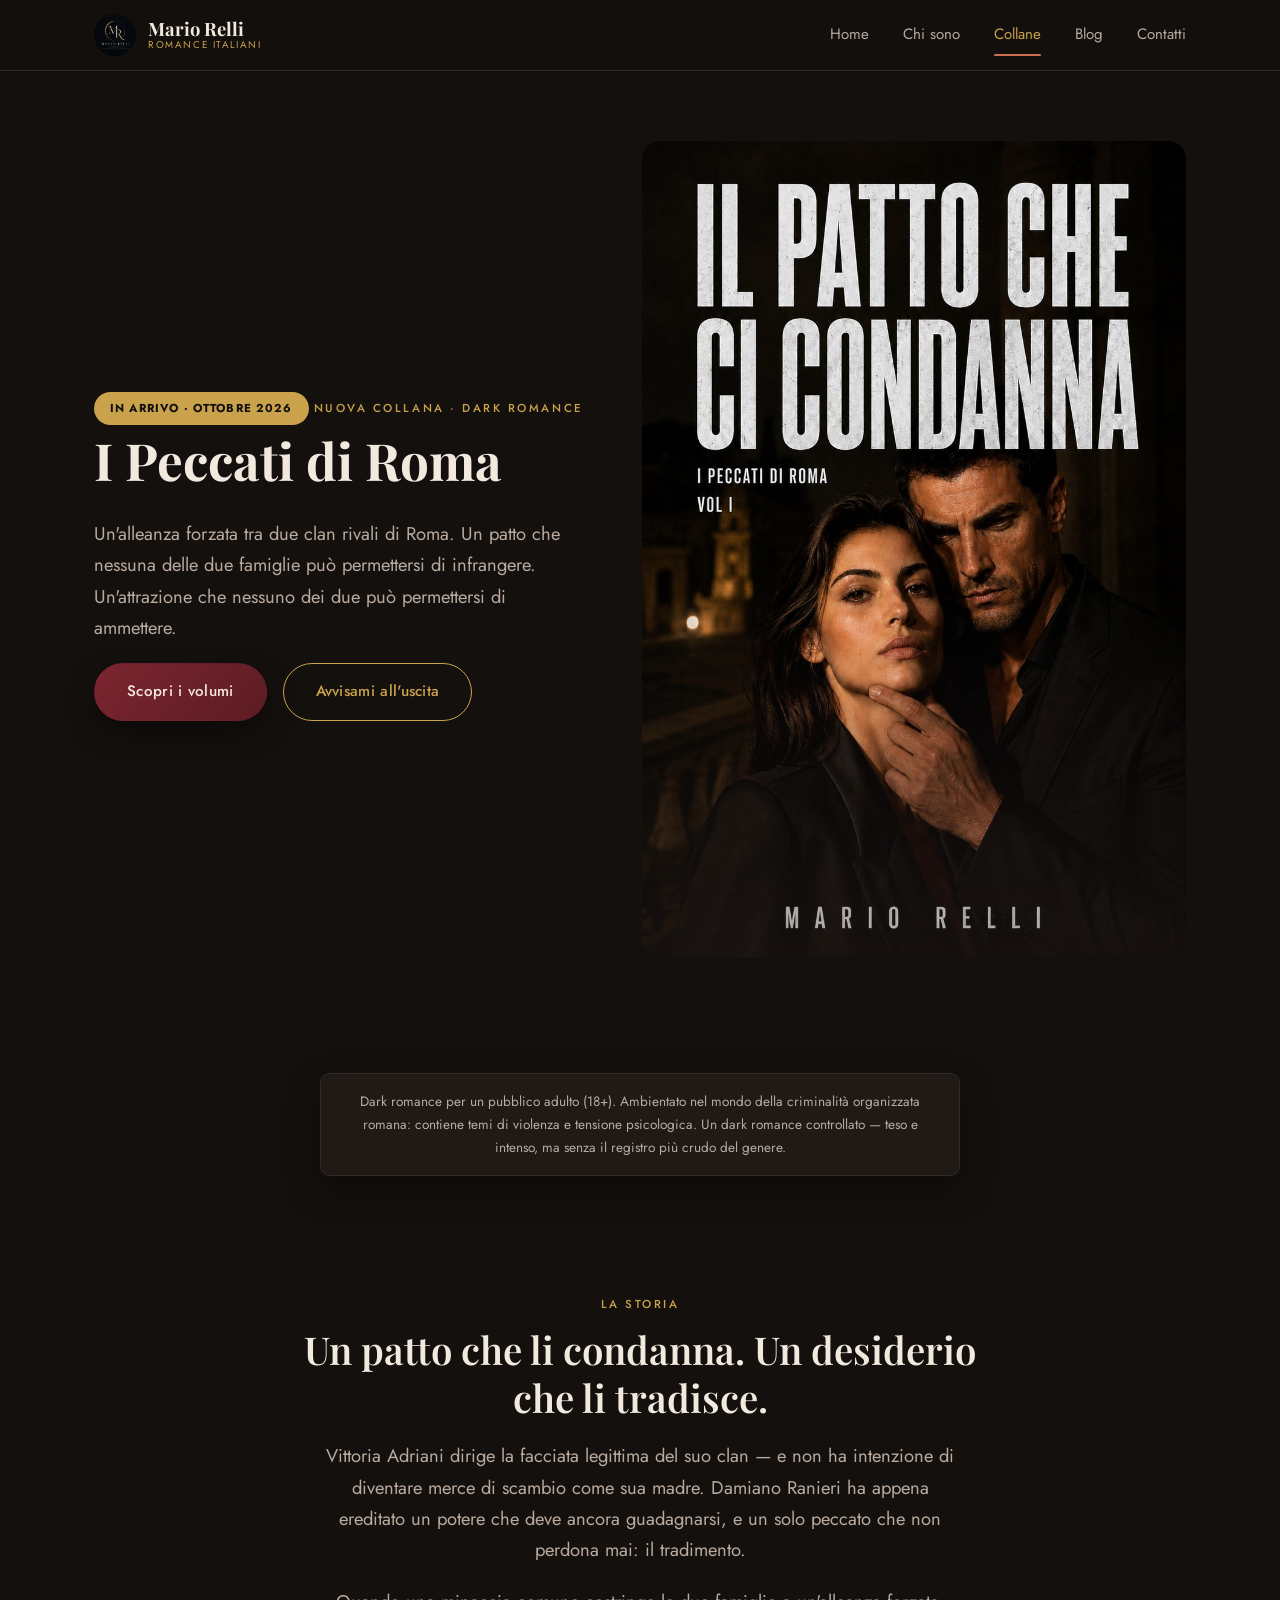
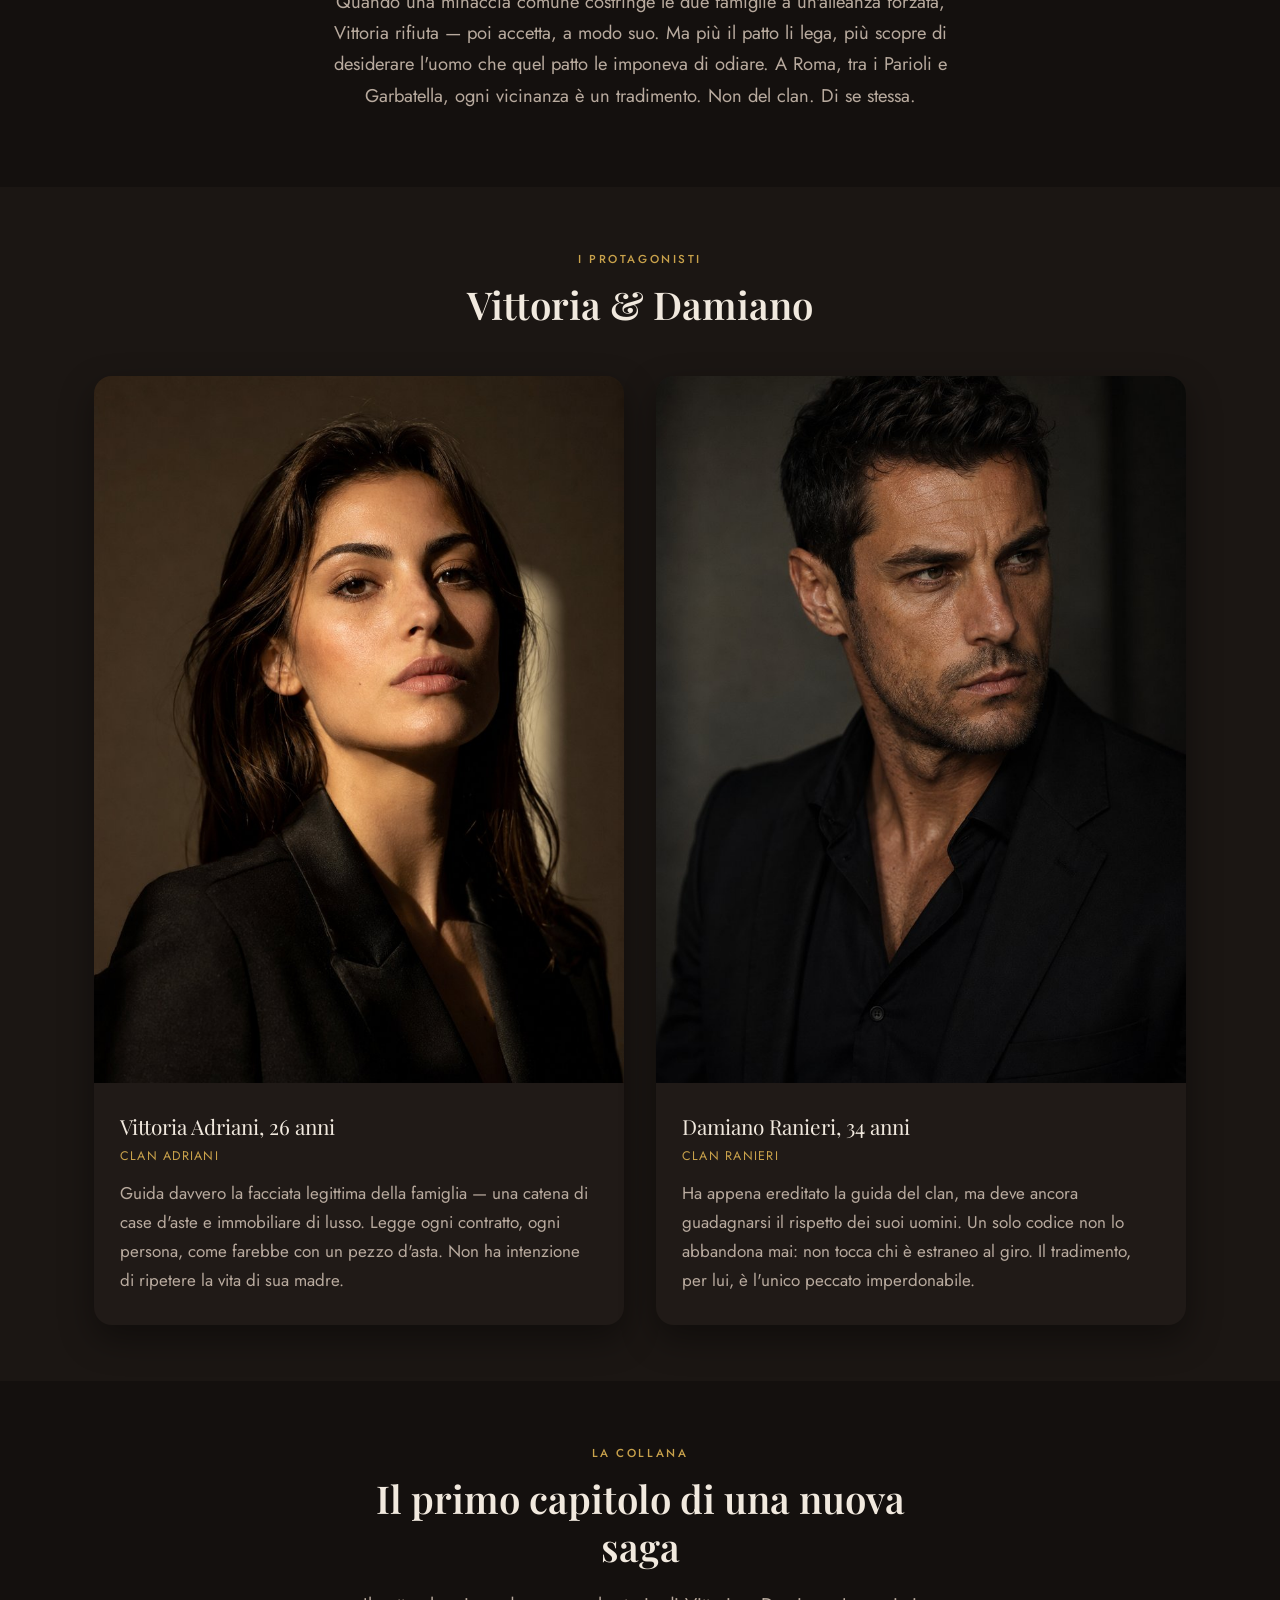
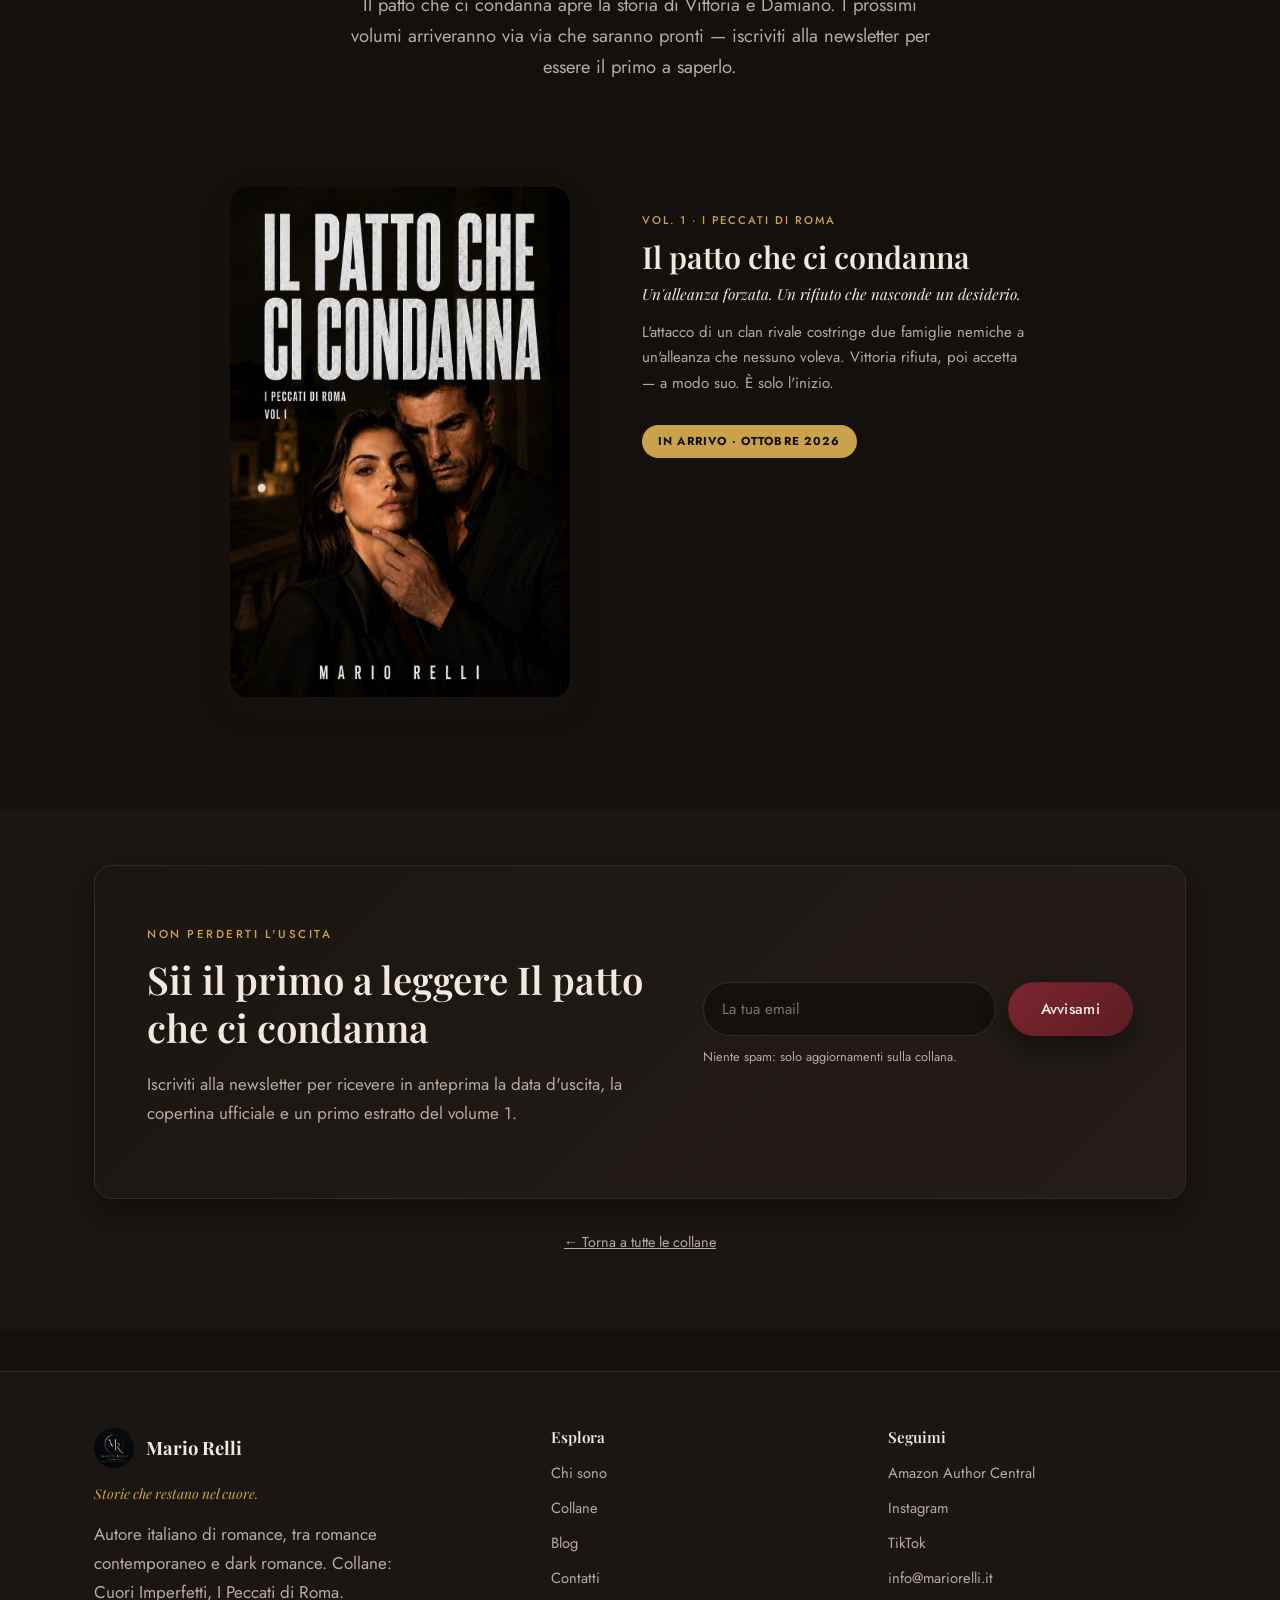
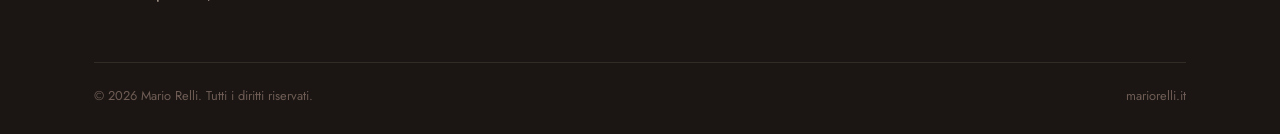
<file: collana-peccati-di-roma.html>
<!DOCTYPE html>
<html lang="it">
<head>
<meta charset="UTF-8">
<meta name="viewport" content="width=device-width, initial-scale=1.0">
<title>I Peccati di Roma — Mario Relli</title>
<meta name="description" content="I Peccati di Roma: la nuova collana dark romance di Mario Relli. Il patto che ci condanna, in arrivo a ottobre 2026.">
<link rel="icon" href="images/logo.png">
<link rel="preconnect" href="https://fonts.googleapis.com">
<link href="https://fonts.googleapis.com/css2?family=Playfair+Display:wght@600;700&family=Jost:wght@300;400;500;600&display=swap" rel="stylesheet">
<link rel="stylesheet" href="css/style.css">
</head>
<body class="dark-zone" style="background: var(--dr-bg);">

<header class="site-header" style="background: rgba(20,16,14,0.92); border-bottom: 1px solid var(--dr-line);">
  <div class="container">
    <a class="brand" href="index.html">
      <img src="images/logo.png" alt="Logo Mario Relli">
      <span class="brand-text">
        <span class="name" style="color: var(--dr-text);">Mario Relli</span>
        <span class="tag" style="color: var(--dr-gold);">Romance italiani</span>
      </span>
    </a>
    <nav class="nav-links">
      <a href="index.html" style="color: var(--dr-text-soft);">Home</a>
      <a href="chi-sono.html" style="color: var(--dr-text-soft);">Chi sono</a>
      <a href="collane.html" class="active" style="color: var(--dr-gold);">Collane</a>
      <a href="blog.html" style="color: var(--dr-text-soft);">Blog</a>
      <a href="contatti.html" style="color: var(--dr-text-soft);">Contatti</a>
    </nav>
    <button class="nav-toggle" aria-label="Apri menu">
      <span style="background: var(--dr-text);"></span><span style="background: var(--dr-text);"></span><span style="background: var(--dr-text);"></span>
    </button>
  </div>
</header>

<section class="dark-hero">
  <div class="container">
    <div class="hero-copy">
      <span class="badge-soon">In arrivo · Ottobre 2026</span>
      <p class="eyebrow" style="margin-top:22px;">Nuova collana &middot; Dark romance</p>
      <h1>I Peccati di Roma</h1>
      <p class="lede">Un'alleanza forzata tra due clan rivali di Roma. Un patto che nessuna delle due famiglie può permettersi di infrangere. Un'attrazione che nessuno dei due può permettersi di ammettere.</p>
      <div class="btn-row">
        <a href="#volumi" class="btn btn-primary">Scopri i volumi</a>
        <a href="#newsletter" class="btn btn-outline">Avvisami all'uscita</a>
      </div>
    </div>
    <div class="hero-photo" style="background:none; box-shadow:none;">
      <img src="images/cover-ipdr-vol1.jpg" alt="Il patto che ci condanna — I Peccati di Roma" style="border-radius: var(--radius); box-shadow: 0 24px 60px rgba(0,0,0,0.55);">
    </div>
  </div>
</section>

<section class="section-tight">
  <div class="container">
    <div class="content-note center" style="margin: 0 auto;">
      Dark romance per un pubblico adulto (18+). Ambientato nel mondo della criminalità organizzata romana: contiene temi di violenza e tensione psicologica. Un dark romance controllato — teso e intenso, ma senza il registro più crudo del genere.
    </div>
  </div>
</section>

<section class="section-tight">
  <div class="container">
    <div class="center" style="max-width:680px;">
      <span class="eyebrow">La storia</span>
      <h2>Un patto che li condanna. Un desiderio che li tradisce.</h2>
      <p class="lede center">Vittoria Adriani dirige la facciata legittima del suo clan — e non ha intenzione di diventare merce di scambio come sua madre. Damiano Ranieri ha appena ereditato un potere che deve ancora guadagnarsi, e un solo peccato che non perdona mai: il tradimento.</p>
      <p class="lede center">Quando una minaccia comune costringe le due famiglie a un'alleanza forzata, Vittoria rifiuta — poi accetta, a modo suo. Ma più il patto li lega, più scopre di desiderare l'uomo che quel patto le imponeva di odiare. A Roma, tra i Parioli e Garbatella, ogni vicinanza è un tradimento. Non del clan. Di se stessa.</p>
    </div>
  </div>
</section>

<section class="section-tight" style="background: var(--dr-bg-alt);">
  <div class="container">
    <div class="center" style="max-width:600px;">
      <span class="eyebrow">I protagonisti</span>
      <h2>Vittoria &amp; Damiano</h2>
    </div>
    <div class="char-grid">
      <div class="char-card">
        <div class="char-photo"><img src="images/avatar-vittoria.jpg" alt="Vittoria Adriani"></div>
        <div class="char-body">
          <div class="char-name">Vittoria Adriani, 26 anni</div>
          <div class="char-role">Clan Adriani</div>
          <p style="margin:0;">Guida davvero la facciata legittima della famiglia — una catena di case d'aste e immobiliare di lusso. Legge ogni contratto, ogni persona, come farebbe con un pezzo d'asta. Non ha intenzione di ripetere la vita di sua madre.</p>
        </div>
      </div>
      <div class="char-card">
        <div class="char-photo"><img src="images/avatar-damiano.jpg" alt="Damiano Ranieri"></div>
        <div class="char-body">
          <div class="char-name">Damiano Ranieri, 34 anni</div>
          <div class="char-role">Clan Ranieri</div>
          <p style="margin:0;">Ha appena ereditato la guida del clan, ma deve ancora guadagnarsi il rispetto dei suoi uomini. Un solo codice non lo abbandona mai: non tocca chi è estraneo al giro. Il tradimento, per lui, è l'unico peccato imperdonabile.</p>
        </div>
      </div>
    </div>
  </div>
</section>

<section class="section-tight" id="volumi">
  <div class="container">
    <div class="center" style="max-width:600px;">
      <span class="eyebrow">La collana</span>
      <h2>Il primo capitolo di una nuova saga</h2>
      <p class="lede center">Il patto che ci condanna apre la storia di Vittoria e Damiano. I prossimi volumi arriveranno via via che saranno pronti — iscriviti alla newsletter per essere il primo a saperlo.</p>
    </div>

    <div class="book-detail" style="border-bottom:none; max-width:820px; margin:48px auto 0;">
      <div class="book-cover"><img src="images/cover-ipdr-vol1.jpg" alt="Copertina de Il patto che ci condanna"></div>
      <div class="book-body">
        <span class="book-vol">Vol. 1 &middot; I Peccati di Roma</span>
        <h3 style="font-size:1.9rem;">Il patto che ci condanna</h3>
        <p class="book-tagline">Un'alleanza forzata. Un rifiuto che nasconde un desiderio.</p>
        <p class="excerpt">L'attacco di un clan rivale costringe due famiglie nemiche a un'alleanza che nessuno voleva. Vittoria rifiuta, poi accetta — a modo suo. È solo l'inizio.</p>
        <div class="book-actions">
          <span class="badge-soon">In arrivo &middot; Ottobre 2026</span>
        </div>
      </div>
    </div>
  </div>
</section>

<section class="section-tight" id="newsletter" style="background: var(--dr-bg-alt);">
  <div class="container">
    <div class="newsletter-box">
      <div>
        <span class="eyebrow">Non perderti l'uscita</span>
        <h2>Sii il primo a leggere Il patto che ci condanna</h2>
        <p>Iscriviti alla newsletter per ricevere in anteprima la data d'uscita, la copertina ufficiale e un primo estratto del volume 1.</p>
      </div>
      <div>
        <form class="newsletter-form" action="https://assets.mailerlite.com/jsonp/2531318/forms/194434697727575292/subscribe" method="post">
          <input type="email" name="fields[email]" placeholder="La tua email" required>
          <button type="submit" class="btn btn-primary">Avvisami</button>
        </form>
        <p class="newsletter-note">Niente spam: solo aggiornamenti sulla collana.</p>
      </div>
    </div>
    <p class="center" style="margin-top:28px;"><a href="collane.html" style="text-decoration:underline; font-size:0.9rem; color: var(--dr-text-soft);">← Torna a tutte le collane</a></p>
  </div>
</section>

<footer class="site-footer" style="background: var(--dr-bg-alt); border-top: 1px solid var(--dr-line);">
  <div class="container">
    <div class="footer-grid">
      <div>
        <div class="footer-brand">
          <img src="images/logo.png" alt="Logo Mario Relli">
          <span class="brand-text">
            <span class="name" style="font-family: var(--serif); font-weight:700; color: var(--dr-text);">Mario Relli</span>
          </span>
        </div>
        <p class="footer-motto">Storie che restano nel cuore.</p>
        <p style="max-width:320px;">Autore italiano di romance, tra romance contemporaneo e dark romance. Collane: Cuori Imperfetti, I Peccati di Roma.</p>
      </div>
      <div>
        <h4 style="color: var(--dr-text);">Esplora</h4>
        <ul class="footer-links">
          <li><a href="chi-sono.html">Chi sono</a></li>
          <li><a href="collane.html">Collane</a></li>
          <li><a href="blog.html">Blog</a></li>
          <li><a href="contatti.html">Contatti</a></li>
        </ul>
      </div>
      <div>
        <h4 style="color: var(--dr-text);">Seguimi</h4>
        <ul class="footer-links">
          <li><a href="https://www.amazon.it/stores/author/B0GXN5X1GJ/about" target="_blank" rel="noopener">Amazon Author Central</a></li>
          <li><a href="https://www.instagram.com/mario.relli/" target="_blank" rel="noopener">Instagram</a></li>
          <li><a href="https://www.tiktok.com/@mario.relli" target="_blank" rel="noopener">TikTok</a></li>
          <li><a href="mailto:info@mariorelli.it">info@mariorelli.it</a></li>
        </ul>
      </div>
    </div>
    <div class="footer-bottom" style="border-top: 1px solid var(--dr-line);">
      <span>© 2026 Mario Relli. Tutti i diritti riservati.</span>
      <span>mariorelli.it</span>
    </div>
  </div>
</footer>

<script src="js/main.js?v=3"></script>
</body>
</html>
</file>
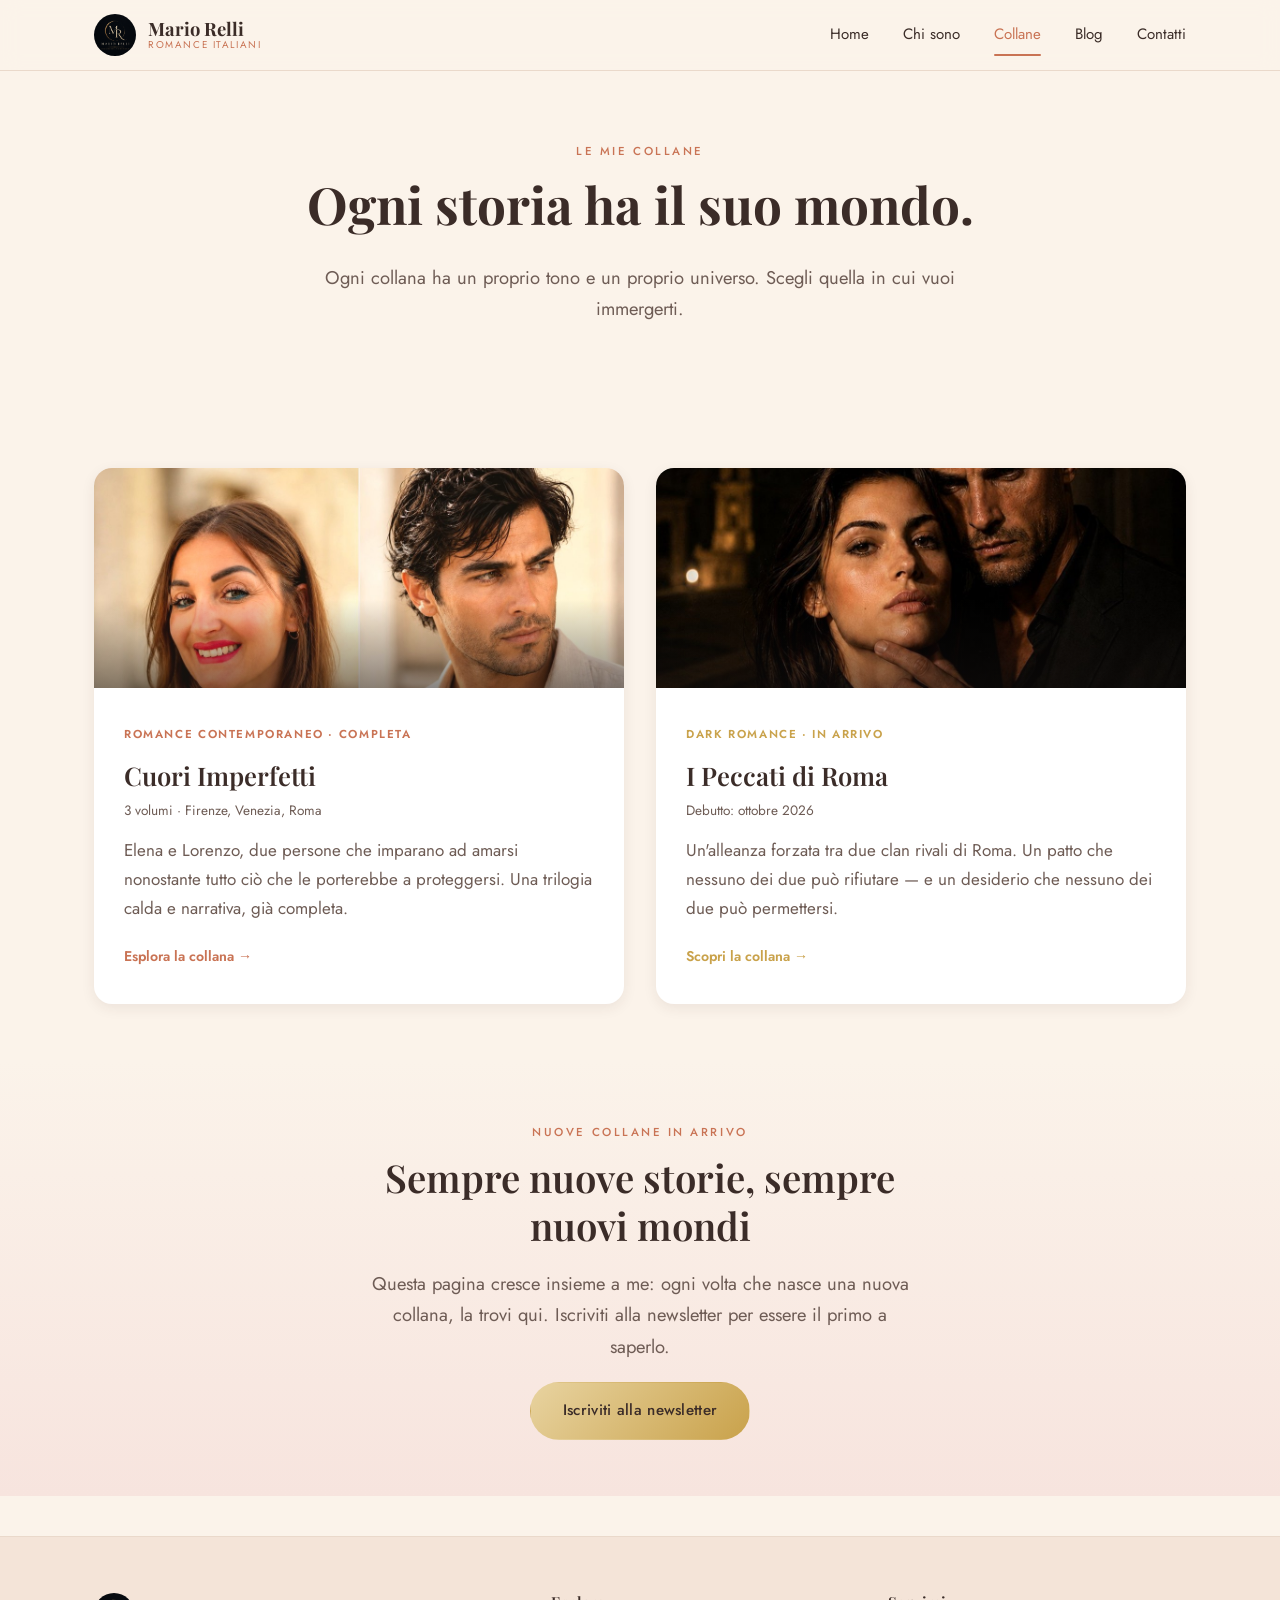
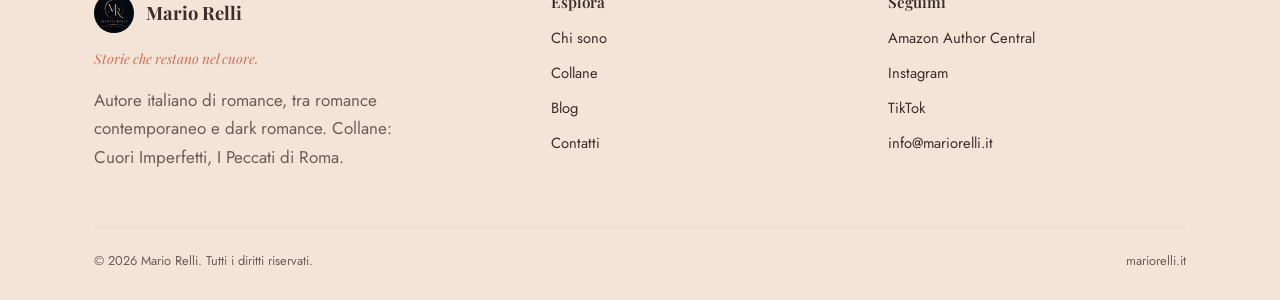
<file: collane.html>
<!DOCTYPE html>
<html lang="it">
<head>
<meta charset="UTF-8">
<meta name="viewport" content="width=device-width, initial-scale=1.0">
<title>Collane — Mario Relli</title>
<meta name="description" content="Le collane di Mario Relli: Cuori Imperfetti (romance contemporaneo) e I Peccati di Roma (dark romance, in arrivo ottobre 2026).">
<link rel="icon" href="images/logo.png">
<link rel="preconnect" href="https://fonts.googleapis.com">
<link href="https://fonts.googleapis.com/css2?family=Playfair+Display:wght@600;700&family=Jost:wght@300;400;500;600&display=swap" rel="stylesheet">
<link rel="stylesheet" href="css/style.css">
</head>
<body>

<header class="site-header">
  <div class="container">
    <a class="brand" href="index.html">
      <img src="images/logo.png" alt="Logo Mario Relli">
      <span class="brand-text">
        <span class="name">Mario Relli</span>
        <span class="tag">Romance italiani</span>
      </span>
    </a>
    <nav class="nav-links">
      <a href="index.html">Home</a>
      <a href="chi-sono.html">Chi sono</a>
      <a href="collane.html" class="active">Collane</a>
      <a href="blog.html">Blog</a>
      <a href="contatti.html">Contatti</a>
    </nav>
    <button class="nav-toggle" aria-label="Apri menu">
      <span></span><span></span><span></span>
    </button>
  </div>
</header>

<section class="page-header">
  <div class="container">
    <span class="eyebrow">Le mie collane</span>
    <h1>Ogni storia ha il suo mondo.</h1>
    <p class="lede center" style="margin:0 auto;">Ogni collana ha un proprio tono e un proprio universo. Scegli quella in cui vuoi immergerti.</p>
  </div>
</section>

<section class="section-tight">
  <div class="container">
    <div class="collana-grid">

      <a class="collana-card" href="collana-cuori-imperfetti.html">
        <div class="collana-cover-solo">
          <img src="images/cover-ci-thumb.jpg" alt="Elena e Lorenzo, protagonisti di Cuori Imperfetti">
        </div>
        <div class="collana-body">
          <span class="collana-status is-complete">Romance contemporaneo &middot; Completa</span>
          <h3>Cuori Imperfetti</h3>
          <p class="collana-meta">3 volumi &middot; Firenze, Venezia, Roma</p>
          <p>Elena e Lorenzo, due persone che imparano ad amarsi nonostante tutto ciò che le porterebbe a proteggersi. Una trilogia calda e narrativa, già completa.</p>
          <span class="read-more">Esplora la collana →</span>
        </div>
      </a>

      <a class="collana-card is-dark" href="collana-peccati-di-roma.html">
        <div class="collana-cover-solo">
          <img src="images/cover-ipdr-thumb.jpg" alt="I protagonisti de I Peccati di Roma">
        </div>
        <div class="collana-body">
          <span class="collana-status is-soon">Dark romance &middot; In arrivo</span>
          <h3>I Peccati di Roma</h3>
          <p class="collana-meta">Debutto: ottobre 2026</p>
          <p>Un'alleanza forzata tra due clan rivali di Roma. Un patto che nessuno dei due può rifiutare — e un desiderio che nessuno dei due può permettersi.</p>
          <span class="read-more" style="color: var(--dr-gold);">Scopri la collana →</span>
        </div>
      </a>

    </div>
  </div>
</section>

<section class="section-blush section-tight">
  <div class="container center" style="max-width:600px;">
    <span class="eyebrow">Nuove collane in arrivo</span>
    <h2>Sempre nuove storie, sempre nuovi mondi</h2>
    <p class="lede center">Questa pagina cresce insieme a me: ogni volta che nasce una nuova collana, la trovi qui. Iscriviti alla newsletter per essere il primo a saperlo.</p>
    <a href="index.html#newsletter" class="btn btn-gold">Iscriviti alla newsletter</a>
  </div>
</section>

<footer class="site-footer">
  <div class="container">
    <div class="footer-grid">
      <div>
        <div class="footer-brand">
          <img src="images/logo.png" alt="Logo Mario Relli">
          <span class="brand-text">
            <span class="name" style="font-family: var(--serif); font-weight:700;">Mario Relli</span>
          </span>
        </div>
        <p class="footer-motto">Storie che restano nel cuore.</p>
        <p style="max-width:320px;">Autore italiano di romance, tra romance contemporaneo e dark romance. Collane: Cuori Imperfetti, I Peccati di Roma.</p>
      </div>
      <div>
        <h4>Esplora</h4>
        <ul class="footer-links">
          <li><a href="chi-sono.html">Chi sono</a></li>
          <li><a href="collane.html">Collane</a></li>
          <li><a href="blog.html">Blog</a></li>
          <li><a href="contatti.html">Contatti</a></li>
        </ul>
      </div>
      <div>
        <h4>Seguimi</h4>
        <ul class="footer-links">
          <li><a href="https://www.amazon.it/stores/author/B0GXN5X1GJ/about" target="_blank" rel="noopener">Amazon Author Central</a></li>
          <li><a href="https://www.instagram.com/mario.relli/" target="_blank" rel="noopener">Instagram</a></li>
          <li><a href="https://www.tiktok.com/@mario.relli" target="_blank" rel="noopener">TikTok</a></li>
          <li><a href="mailto:info@mariorelli.it">info@mariorelli.it</a></li>
        </ul>
      </div>
    </div>
    <div class="footer-bottom">
      <span>© 2026 Mario Relli. Tutti i diritti riservati.</span>
      <span>mariorelli.it</span>
    </div>
  </div>
</footer>

<script src="js/main.js?v=3"></script>
</body>
</html>
</file>
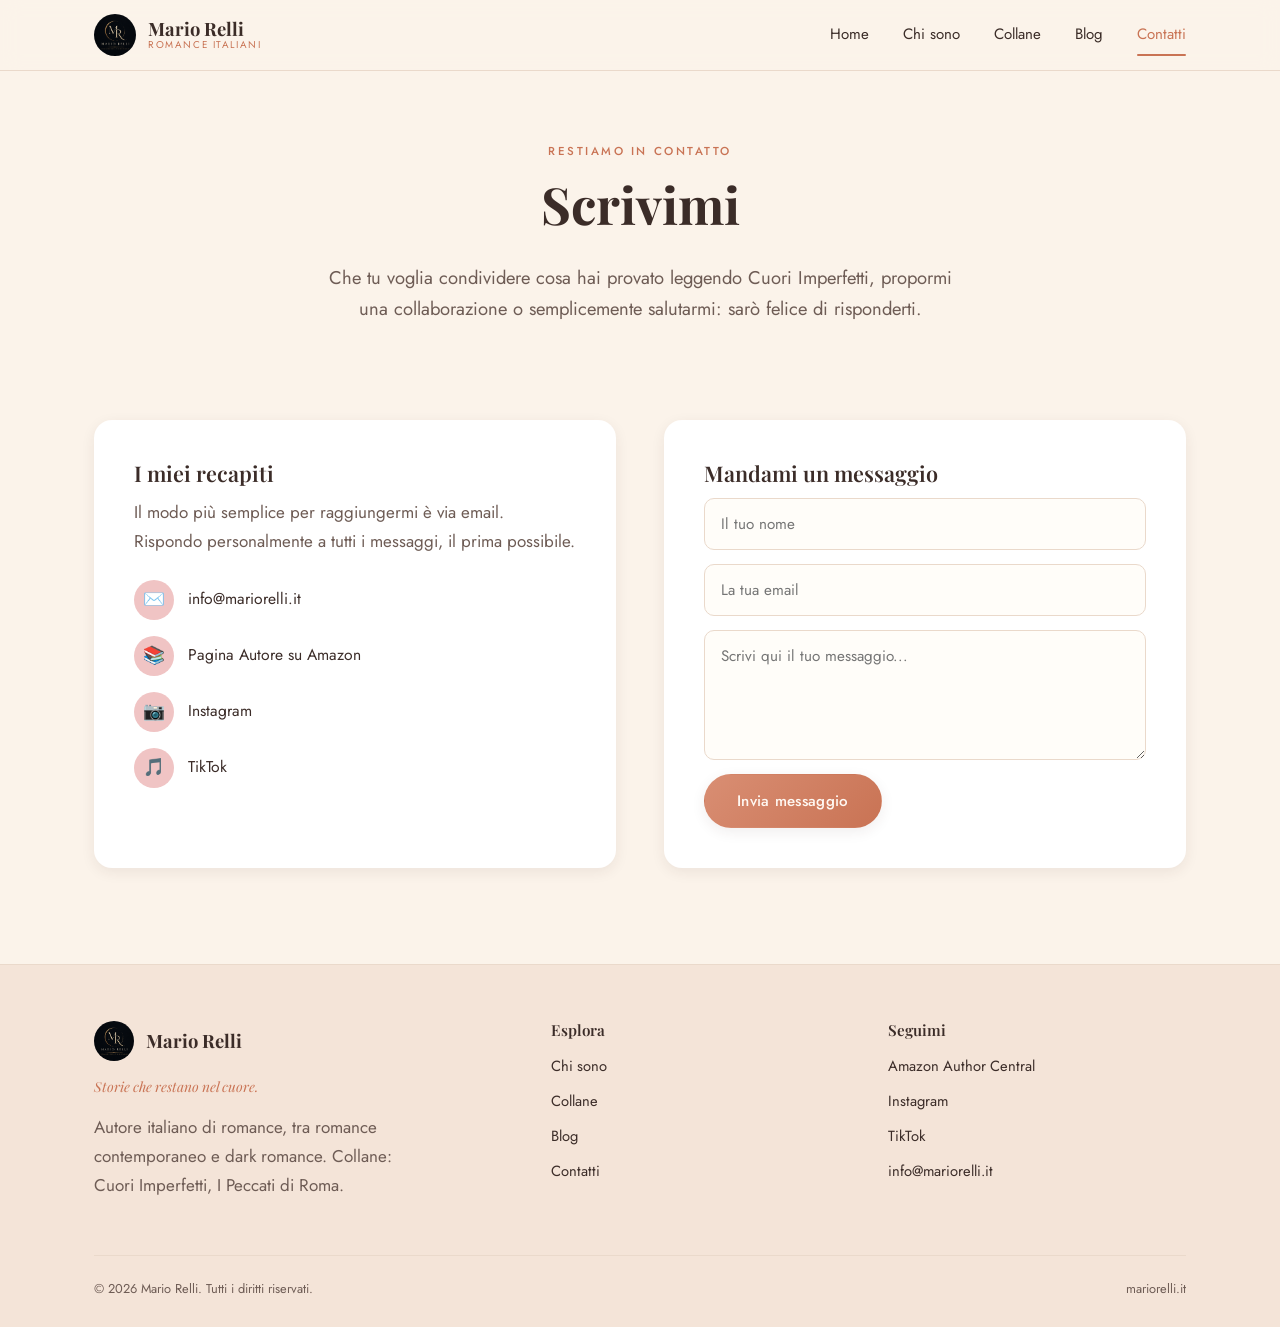
<file: contatti.html>
<!DOCTYPE html>
<html lang="it">
<head>
<meta charset="UTF-8">
<meta name="viewport" content="width=device-width, initial-scale=1.0">
<title>Contatti — Mario Relli</title>
<meta name="description" content="Contatta Mario Relli, autore italiano di romance.">
<link rel="icon" href="images/logo.png">
<link rel="preconnect" href="https://fonts.googleapis.com">
<link href="https://fonts.googleapis.com/css2?family=Playfair+Display:wght@600;700&family=Jost:wght@300;400;500;600&display=swap" rel="stylesheet">
<link rel="stylesheet" href="css/style.css">
</head>
<body>

<header class="site-header">
  <div class="container">
    <a class="brand" href="index.html">
      <img src="images/logo.png" alt="Logo Mario Relli">
      <span class="brand-text">
        <span class="name">Mario Relli</span>
        <span class="tag">Romance italiani</span>
      </span>
    </a>
    <nav class="nav-links">
      <a href="index.html">Home</a>
      <a href="chi-sono.html">Chi sono</a>
      <a href="collane.html">Collane</a>
      <a href="blog.html">Blog</a>
      <a href="contatti.html" class="active">Contatti</a>
    </nav>
    <button class="nav-toggle" aria-label="Apri menu">
      <span></span><span></span><span></span>
    </button>
  </div>
</header>

<section class="page-header">
  <div class="container">
    <span class="eyebrow">Restiamo in contatto</span>
    <h1>Scrivimi</h1>
    <p class="lede center" style="margin:0 auto;">Che tu voglia condividere cosa hai provato leggendo Cuori Imperfetti, propormi una collaborazione o semplicemente salutarmi: sarò felice di risponderti.</p>
  </div>
</section>

<section class="section-tight">
  <div class="container">
    <div class="contact-grid">
      <div class="contact-card">
        <h3>I miei recapiti</h3>
        <p>Il modo più semplice per raggiungermi è via email. Rispondo personalmente a tutti i messaggi, il prima possibile.</p>
        <ul class="contact-list">
          <li><span class="ico">✉️</span> <a href="mailto:info@mariorelli.it">info@mariorelli.it</a></li>
          <li><span class="ico">📚</span> <a href="https://www.amazon.it/stores/author/B0GXN5X1GJ/about" target="_blank" rel="noopener">Pagina Autore su Amazon</a></li>
          <li><span class="ico">📷</span> <a href="https://www.instagram.com/mario.relli/" target="_blank" rel="noopener">Instagram</a></li>
          <li><span class="ico">🎵</span> <a href="https://www.tiktok.com/@mario.relli" target="_blank" rel="noopener">TikTok</a></li>
        </ul>
      </div>

      <div class="contact-card">
        <h3>Mandami un messaggio</h3>
        <form class="contact-form" action="mailto:info@mariorelli.it" method="post" enctype="text/plain">
          <input type="text" name="nome" placeholder="Il tuo nome" required>
          <input type="email" name="email" placeholder="La tua email" required>
          <textarea name="messaggio" placeholder="Scrivi qui il tuo messaggio..." required></textarea>
          <button type="submit" class="btn btn-primary" style="justify-self:start;">Invia messaggio</button>
        </form>
      </div>
    </div>
  </div>
</section>

<footer class="site-footer">
  <div class="container">
    <div class="footer-grid">
      <div>
        <div class="footer-brand">
          <img src="images/logo.png" alt="Logo Mario Relli">
          <span class="brand-text">
            <span class="name" style="font-family: var(--serif); font-weight:700;">Mario Relli</span>
          </span>
        </div>
        <p class="footer-motto">Storie che restano nel cuore.</p>
        <p style="max-width:320px;">Autore italiano di romance, tra romance contemporaneo e dark romance. Collane: Cuori Imperfetti, I Peccati di Roma.</p>
      </div>
      <div>
        <h4>Esplora</h4>
        <ul class="footer-links">
          <li><a href="chi-sono.html">Chi sono</a></li>
          <li><a href="collane.html">Collane</a></li>
          <li><a href="blog.html">Blog</a></li>
          <li><a href="contatti.html">Contatti</a></li>
        </ul>
      </div>
      <div>
        <h4>Seguimi</h4>
        <ul class="footer-links">
          <li><a href="https://www.amazon.it/stores/author/B0GXN5X1GJ/about" target="_blank" rel="noopener">Amazon Author Central</a></li>
          <li><a href="https://www.instagram.com/mario.relli/" target="_blank" rel="noopener">Instagram</a></li>
          <li><a href="https://www.tiktok.com/@mario.relli" target="_blank" rel="noopener">TikTok</a></li>
          <li><a href="mailto:info@mariorelli.it">info@mariorelli.it</a></li>
        </ul>
      </div>
    </div>
    <div class="footer-bottom">
      <span>© 2026 Mario Relli. Tutti i diritti riservati.</span>
      <span>mariorelli.it</span>
    </div>
  </div>
</footer>

<script src="js/main.js?v=3"></script>
</body>
</html>
</file>
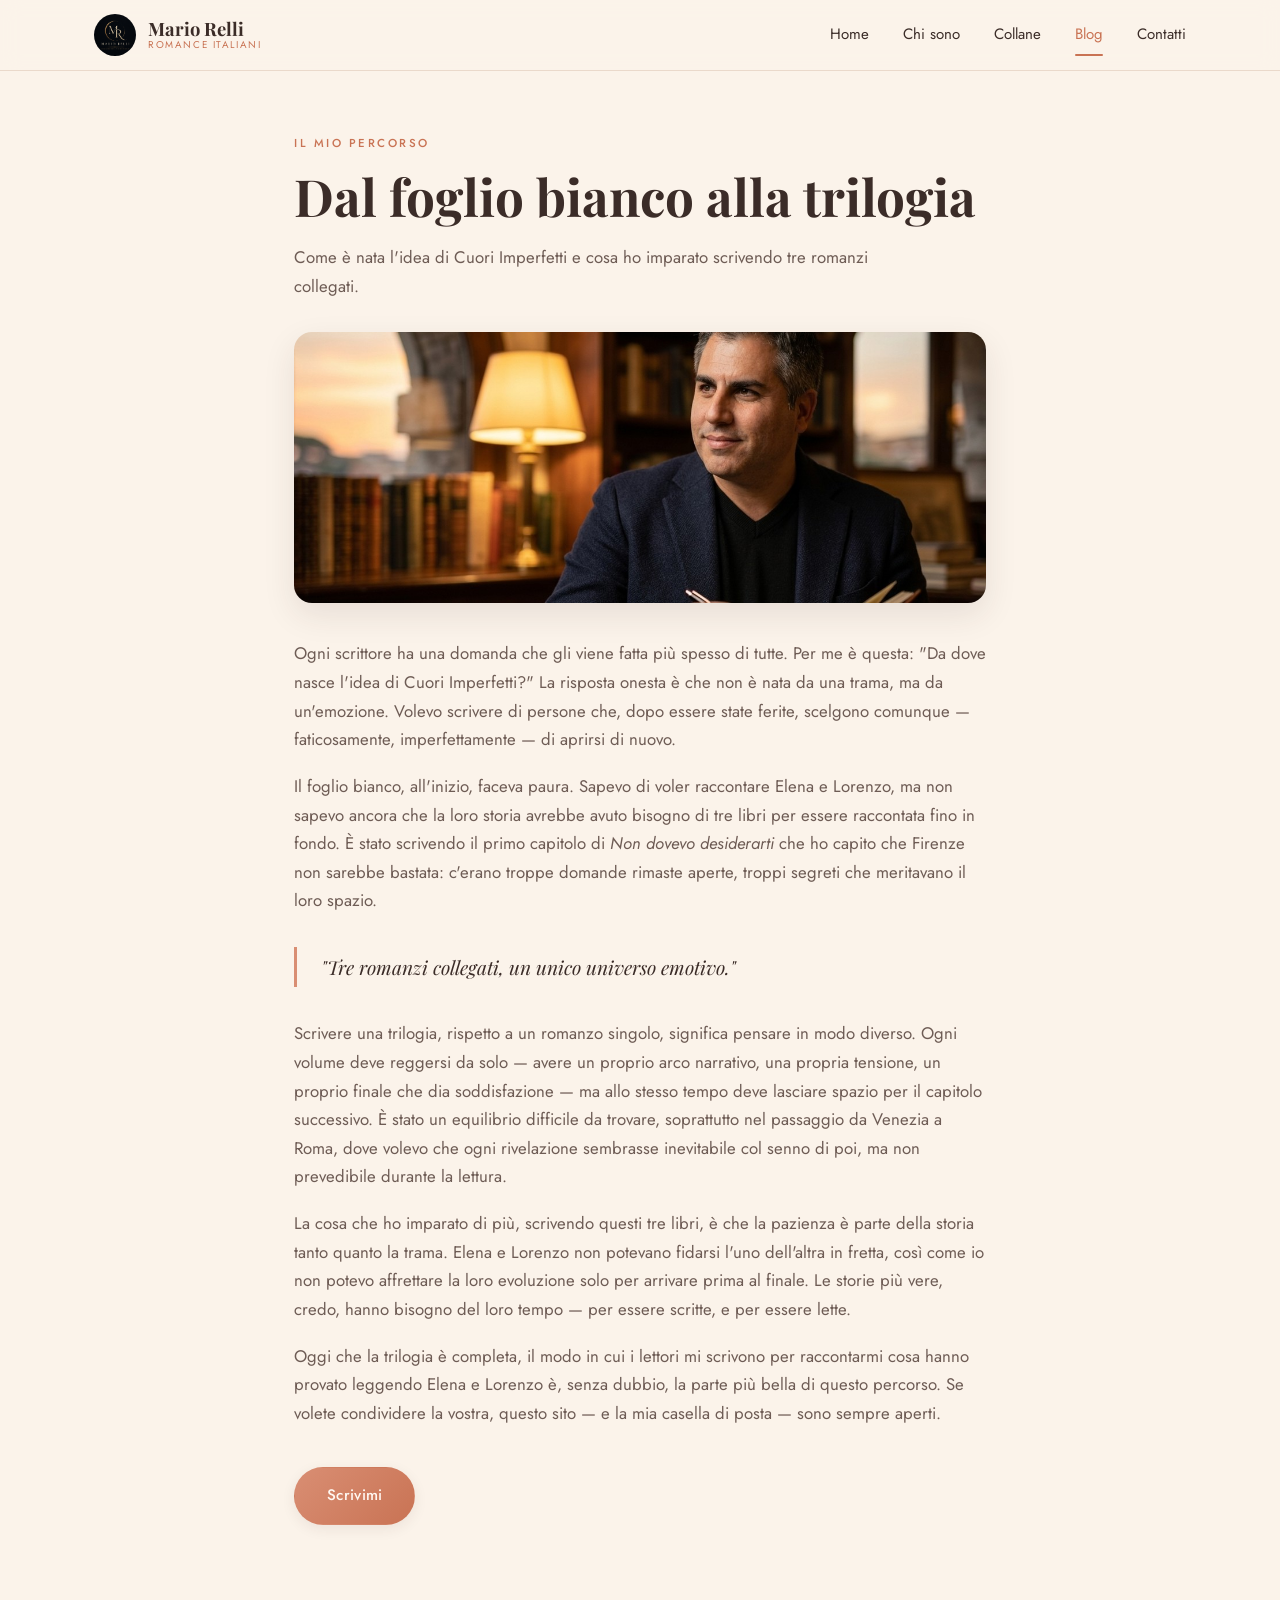
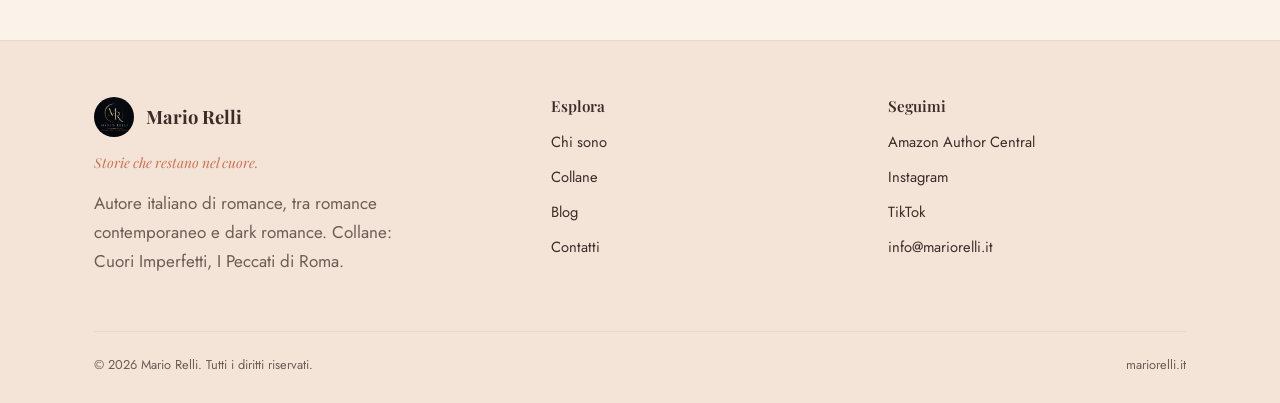
<file: blog/dal-foglio-bianco-alla-trilogia.html>
<!DOCTYPE html>
<html lang="it">
<head>
<meta charset="UTF-8">
<meta name="viewport" content="width=device-width, initial-scale=1.0">
<title>Dal foglio bianco alla trilogia — Mario Relli</title>
<link rel="icon" href="../images/logo.png">
<link rel="preconnect" href="https://fonts.googleapis.com">
<link href="https://fonts.googleapis.com/css2?family=Playfair+Display:wght@600;700&family=Jost:wght@300;400;500;600&display=swap" rel="stylesheet">
<link rel="stylesheet" href="../css/style.css">
</head>
<body>

<header class="site-header">
  <div class="container">
    <a class="brand" href="../index.html">
      <img src="../images/logo.png" alt="Logo Mario Relli">
      <span class="brand-text">
        <span class="name">Mario Relli</span>
        <span class="tag">Romance italiani</span>
      </span>
    </a>
    <nav class="nav-links">
      <a href="../index.html">Home</a>
      <a href="../chi-sono.html">Chi sono</a>
      <a href="../collane.html">Collane</a>
      <a href="../blog.html" class="active">Blog</a>
      <a href="../contatti.html">Contatti</a>
    </nav>
    <button class="nav-toggle" aria-label="Apri menu">
      <span></span><span></span><span></span>
    </button>
  </div>
</header>

<section class="section-tight">
  <div class="container post-article">
    <span class="eyebrow">Il mio percorso</span>
    <h1>Dal foglio bianco alla trilogia</h1>
    <p class="lede" style="margin-bottom:32px;">Come è nata l'idea di Cuori Imperfetti e cosa ho imparato scrivendo tre romanzi collegati.</p>

    <div class="post-hero"><img src="../images/blog-thumb-percorso.jpg" alt="Mario Relli al lavoro sulla trilogia Cuori Imperfetti"></div>

    <p>Ogni scrittore ha una domanda che gli viene fatta più spesso di tutte. Per me è questa: "Da dove nasce l'idea di Cuori Imperfetti?" La risposta onesta è che non è nata da una trama, ma da un'emozione. Volevo scrivere di persone che, dopo essere state ferite, scelgono comunque — faticosamente, imperfettamente — di aprirsi di nuovo.</p>

    <p>Il foglio bianco, all'inizio, faceva paura. Sapevo di voler raccontare Elena e Lorenzo, ma non sapevo ancora che la loro storia avrebbe avuto bisogno di tre libri per essere raccontata fino in fondo. È stato scrivendo il primo capitolo di <em>Non dovevo desiderarti</em> che ho capito che Firenze non sarebbe bastata: c'erano troppe domande rimaste aperte, troppi segreti che meritavano il loro spazio.</p>

    <blockquote>"Tre romanzi collegati, un unico universo emotivo."</blockquote>

    <p>Scrivere una trilogia, rispetto a un romanzo singolo, significa pensare in modo diverso. Ogni volume deve reggersi da solo — avere un proprio arco narrativo, una propria tensione, un proprio finale che dia soddisfazione — ma allo stesso tempo deve lasciare spazio per il capitolo successivo. È stato un equilibrio difficile da trovare, soprattutto nel passaggio da Venezia a Roma, dove volevo che ogni rivelazione sembrasse inevitabile col senno di poi, ma non prevedibile durante la lettura.</p>

    <p>La cosa che ho imparato di più, scrivendo questi tre libri, è che la pazienza è parte della storia tanto quanto la trama. Elena e Lorenzo non potevano fidarsi l'uno dell'altra in fretta, così come io non potevo affrettare la loro evoluzione solo per arrivare prima al finale. Le storie più vere, credo, hanno bisogno del loro tempo — per essere scritte, e per essere lette.</p>

    <p>Oggi che la trilogia è completa, il modo in cui i lettori mi scrivono per raccontarmi cosa hanno provato leggendo Elena e Lorenzo è, senza dubbio, la parte più bella di questo percorso. Se volete condividere la vostra, questo sito — e la mia casella di posta — sono sempre aperti.</p>

    <p style="margin-top:40px;"><a href="../contatti.html" class="btn btn-primary">Scrivimi</a></p>
  </div>
</section>

<footer class="site-footer">
  <div class="container">
    <div class="footer-grid">
      <div>
        <div class="footer-brand">
          <img src="../images/logo.png" alt="Logo Mario Relli">
          <span class="brand-text">
            <span class="name" style="font-family: var(--serif); font-weight:700;">Mario Relli</span>
          </span>
        </div>
        <p class="footer-motto">Storie che restano nel cuore.</p>
        <p style="max-width:320px;">Autore italiano di romance, tra romance contemporaneo e dark romance. Collane: Cuori Imperfetti, I Peccati di Roma.</p>
      </div>
      <div>
        <h4>Esplora</h4>
        <ul class="footer-links">
          <li><a href="../chi-sono.html">Chi sono</a></li>
          <li><a href="../collane.html">Collane</a></li>
          <li><a href="../blog.html">Blog</a></li>
          <li><a href="../contatti.html">Contatti</a></li>
        </ul>
      </div>
      <div>
        <h4>Seguimi</h4>
        <ul class="footer-links">
          <li><a href="https://www.amazon.it/stores/author/B0GXN5X1GJ/about" target="_blank" rel="noopener">Amazon Author Central</a></li>
          <li><a href="https://www.instagram.com/mario.relli/" target="_blank" rel="noopener">Instagram</a></li>
          <li><a href="https://www.tiktok.com/@mario.relli" target="_blank" rel="noopener">TikTok</a></li>
          <li><a href="mailto:info@mariorelli.it">info@mariorelli.it</a></li>
        </ul>
      </div>
    </div>
    <div class="footer-bottom">
      <span>© 2026 Mario Relli. Tutti i diritti riservati.</span>
      <span>mariorelli.it</span>
    </div>
  </div>
</footer>

<script src="../js/main.js?v=3"></script>
</body>
</html>
</file>
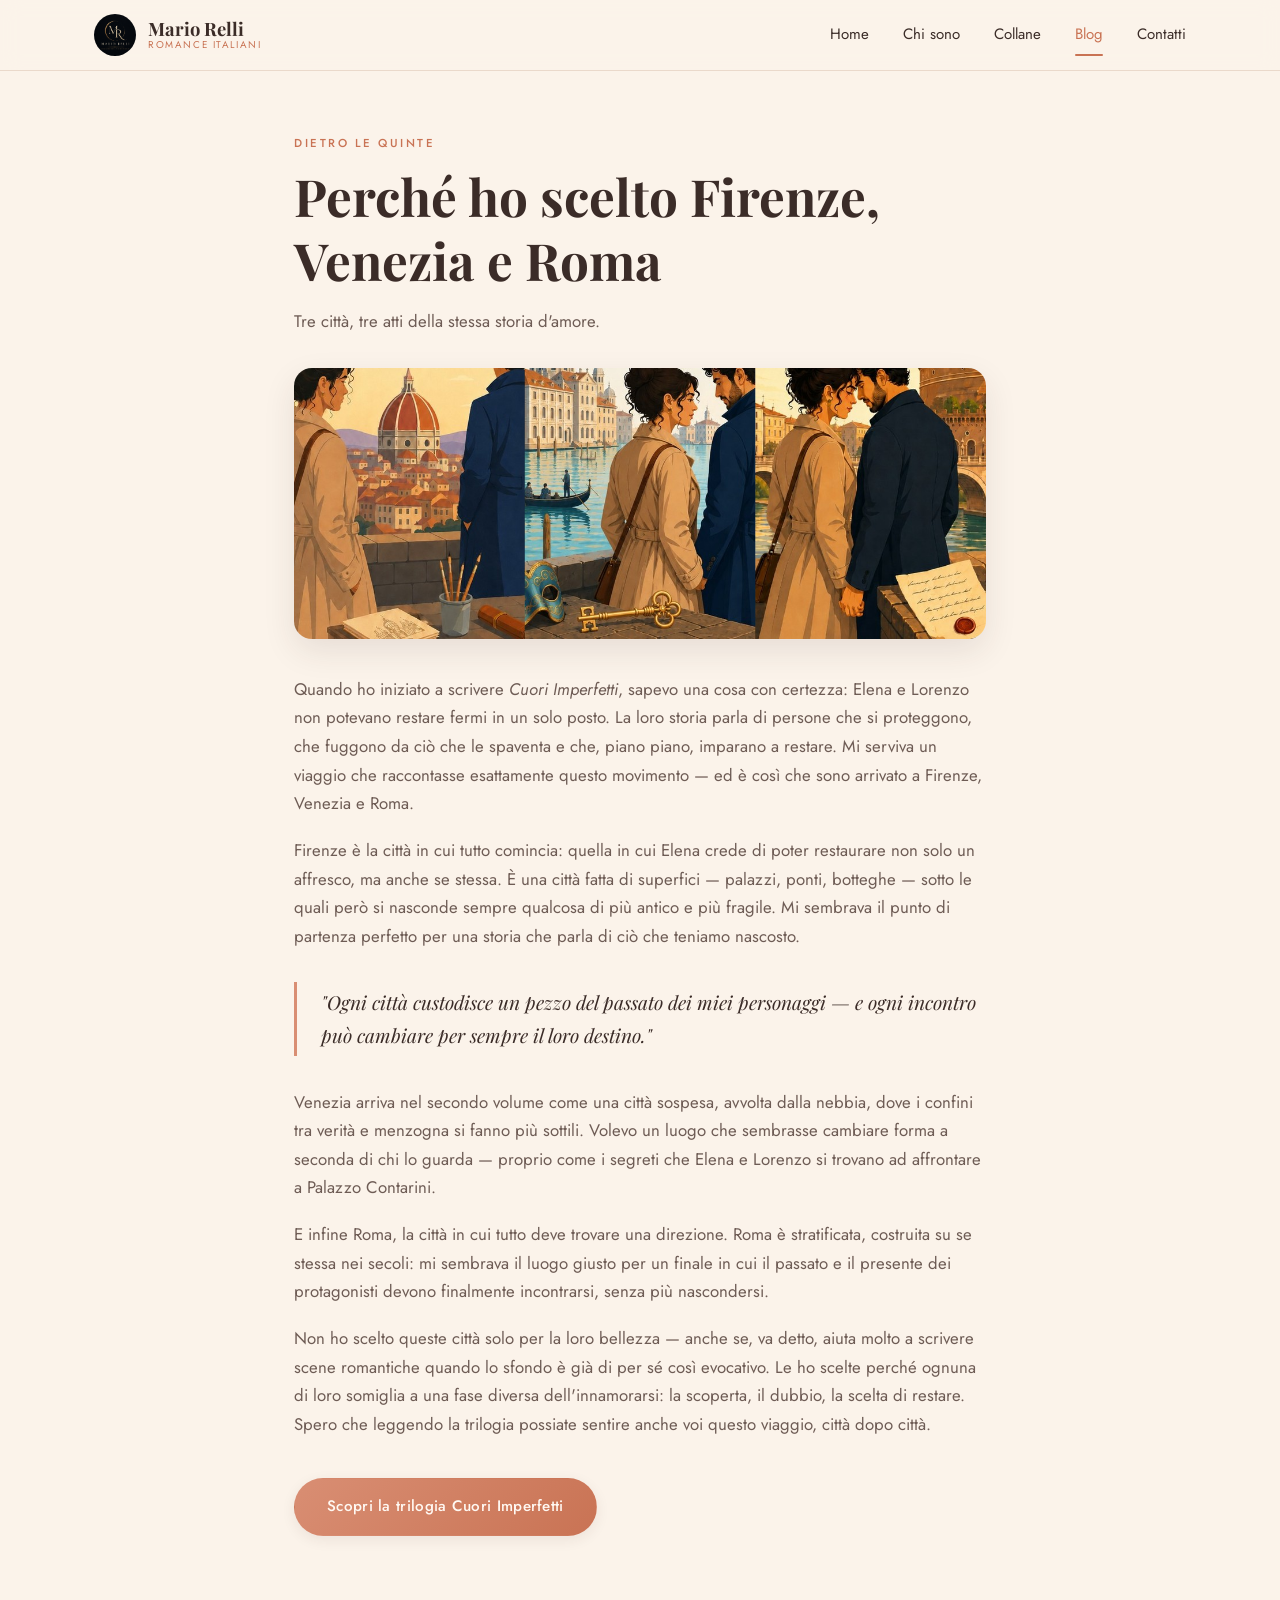
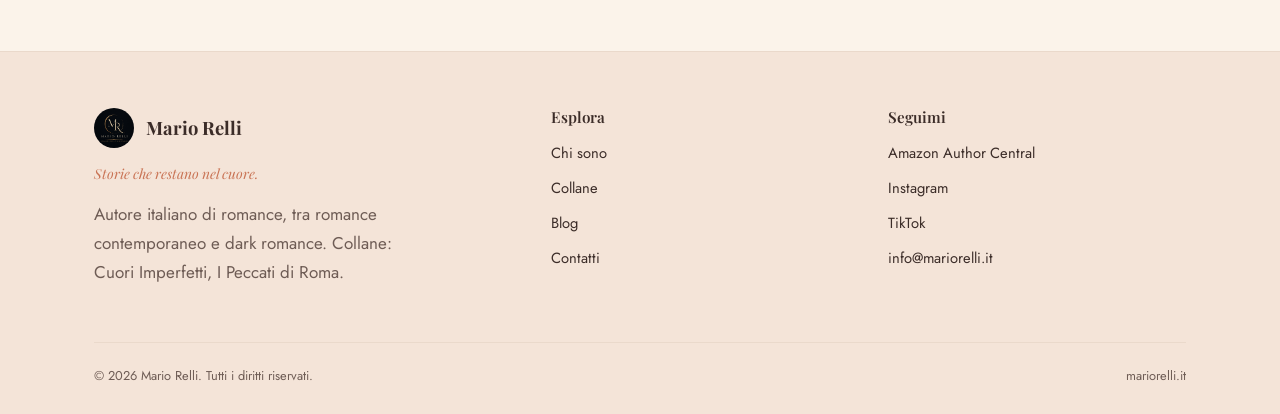
<file: blog/perche-firenze-venezia-roma.html>
<!DOCTYPE html>
<html lang="it">
<head>
<meta charset="UTF-8">
<meta name="viewport" content="width=device-width, initial-scale=1.0">
<title>Perché ho scelto Firenze, Venezia e Roma — Mario Relli</title>
<link rel="icon" href="../images/logo.png">
<link rel="preconnect" href="https://fonts.googleapis.com">
<link href="https://fonts.googleapis.com/css2?family=Playfair+Display:wght@600;700&family=Jost:wght@300;400;500;600&display=swap" rel="stylesheet">
<link rel="stylesheet" href="../css/style.css">
</head>
<body>

<header class="site-header">
  <div class="container">
    <a class="brand" href="../index.html">
      <img src="../images/logo.png" alt="Logo Mario Relli">
      <span class="brand-text">
        <span class="name">Mario Relli</span>
        <span class="tag">Romance italiani</span>
      </span>
    </a>
    <nav class="nav-links">
      <a href="../index.html">Home</a>
      <a href="../chi-sono.html">Chi sono</a>
      <a href="../collane.html">Collane</a>
      <a href="../blog.html" class="active">Blog</a>
      <a href="../contatti.html">Contatti</a>
    </nav>
    <button class="nav-toggle" aria-label="Apri menu">
      <span></span><span></span><span></span>
    </button>
  </div>
</header>

<section class="section-tight">
  <div class="container post-article">
    <span class="eyebrow">Dietro le quinte</span>
    <h1>Perché ho scelto Firenze, Venezia e Roma</h1>
    <p class="lede" style="margin-bottom:32px;">Tre città, tre atti della stessa storia d'amore.</p>

    <div class="post-hero"><img src="../images/blog-thumb-citta.jpg" alt="Firenze, Venezia e Roma, le ambientazioni di Cuori Imperfetti"></div>

    <p>Quando ho iniziato a scrivere <em>Cuori Imperfetti</em>, sapevo una cosa con certezza: Elena e Lorenzo non potevano restare fermi in un solo posto. La loro storia parla di persone che si proteggono, che fuggono da ciò che le spaventa e che, piano piano, imparano a restare. Mi serviva un viaggio che raccontasse esattamente questo movimento — ed è così che sono arrivato a Firenze, Venezia e Roma.</p>

    <p>Firenze è la città in cui tutto comincia: quella in cui Elena crede di poter restaurare non solo un affresco, ma anche se stessa. È una città fatta di superfici — palazzi, ponti, botteghe — sotto le quali però si nasconde sempre qualcosa di più antico e più fragile. Mi sembrava il punto di partenza perfetto per una storia che parla di ciò che teniamo nascosto.</p>

    <blockquote>"Ogni città custodisce un pezzo del passato dei miei personaggi — e ogni incontro può cambiare per sempre il loro destino."</blockquote>

    <p>Venezia arriva nel secondo volume come una città sospesa, avvolta dalla nebbia, dove i confini tra verità e menzogna si fanno più sottili. Volevo un luogo che sembrasse cambiare forma a seconda di chi lo guarda — proprio come i segreti che Elena e Lorenzo si trovano ad affrontare a Palazzo Contarini.</p>

    <p>E infine Roma, la città in cui tutto deve trovare una direzione. Roma è stratificata, costruita su se stessa nei secoli: mi sembrava il luogo giusto per un finale in cui il passato e il presente dei protagonisti devono finalmente incontrarsi, senza più nascondersi.</p>

    <p>Non ho scelto queste città solo per la loro bellezza — anche se, va detto, aiuta molto a scrivere scene romantiche quando lo sfondo è già di per sé così evocativo. Le ho scelte perché ognuna di loro somiglia a una fase diversa dell'innamorarsi: la scoperta, il dubbio, la scelta di restare. Spero che leggendo la trilogia possiate sentire anche voi questo viaggio, città dopo città.</p>

    <p style="margin-top:40px;"><a href="../collana-cuori-imperfetti.html" class="btn btn-primary">Scopri la trilogia Cuori Imperfetti</a></p>
  </div>
</section>

<footer class="site-footer">
  <div class="container">
    <div class="footer-grid">
      <div>
        <div class="footer-brand">
          <img src="../images/logo.png" alt="Logo Mario Relli">
          <span class="brand-text">
            <span class="name" style="font-family: var(--serif); font-weight:700;">Mario Relli</span>
          </span>
        </div>
        <p class="footer-motto">Storie che restano nel cuore.</p>
        <p style="max-width:320px;">Autore italiano di romance, tra romance contemporaneo e dark romance. Collane: Cuori Imperfetti, I Peccati di Roma.</p>
      </div>
      <div>
        <h4>Esplora</h4>
        <ul class="footer-links">
          <li><a href="../chi-sono.html">Chi sono</a></li>
          <li><a href="../collane.html">Collane</a></li>
          <li><a href="../blog.html">Blog</a></li>
          <li><a href="../contatti.html">Contatti</a></li>
        </ul>
      </div>
      <div>
        <h4>Seguimi</h4>
        <ul class="footer-links">
          <li><a href="https://www.amazon.it/stores/author/B0GXN5X1GJ/about" target="_blank" rel="noopener">Amazon Author Central</a></li>
          <li><a href="https://www.instagram.com/mario.relli/" target="_blank" rel="noopener">Instagram</a></li>
          <li><a href="https://www.tiktok.com/@mario.relli" target="_blank" rel="noopener">TikTok</a></li>
          <li><a href="mailto:info@mariorelli.it">info@mariorelli.it</a></li>
        </ul>
      </div>
    </div>
    <div class="footer-bottom">
      <span>© 2026 Mario Relli. Tutti i diritti riservati.</span>
      <span>mariorelli.it</span>
    </div>
  </div>
</footer>

<script src="../js/main.js?v=3"></script>
</body>
</html>
</file>
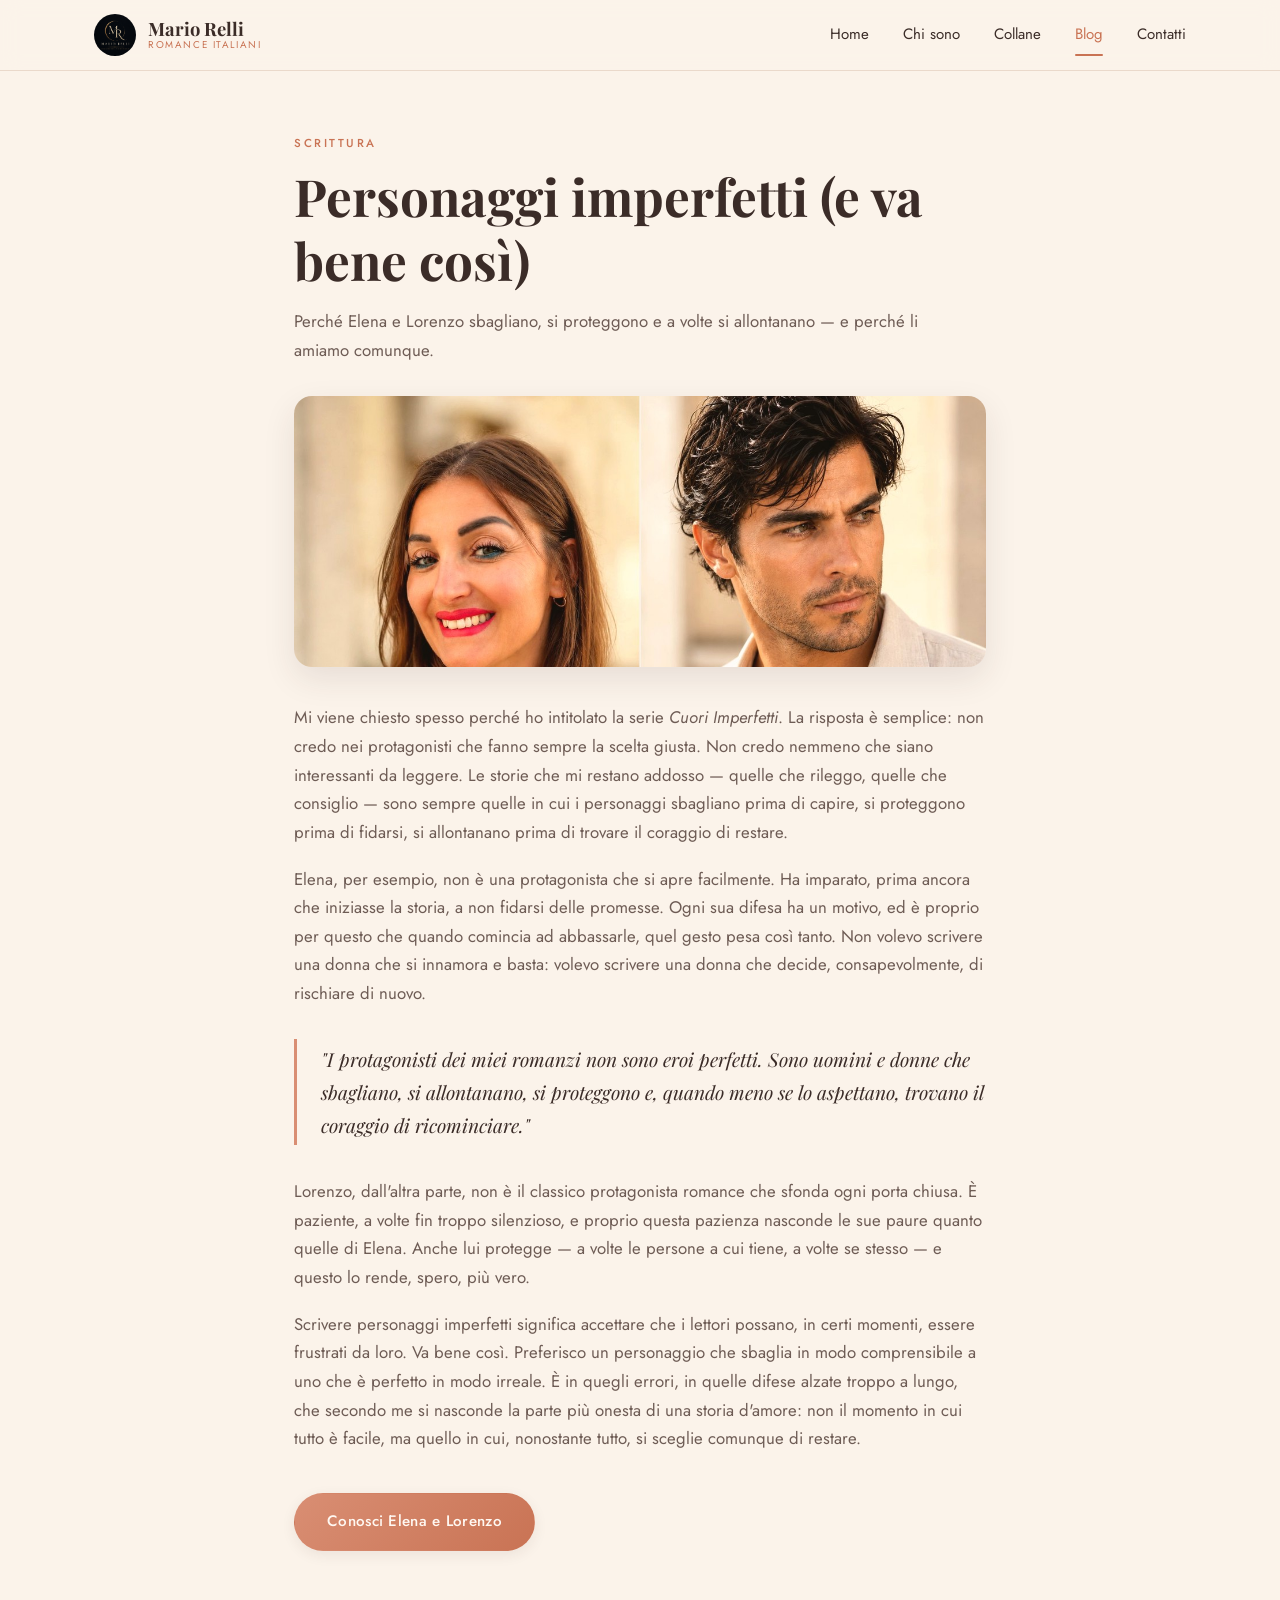
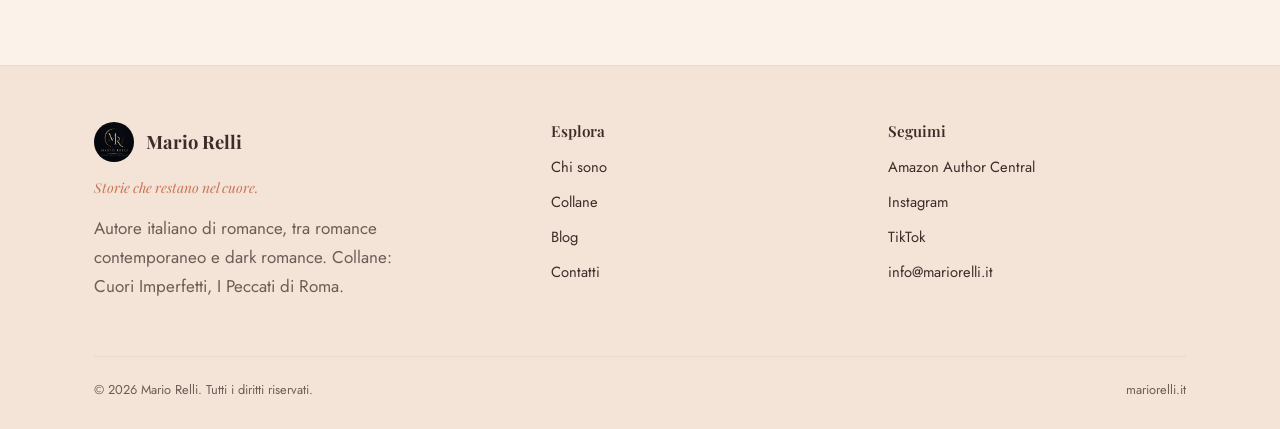
<file: blog/personaggi-imperfetti.html>
<!DOCTYPE html>
<html lang="it">
<head>
<meta charset="UTF-8">
<meta name="viewport" content="width=device-width, initial-scale=1.0">
<title>Personaggi imperfetti (e va bene così) — Mario Relli</title>
<link rel="icon" href="../images/logo.png">
<link rel="preconnect" href="https://fonts.googleapis.com">
<link href="https://fonts.googleapis.com/css2?family=Playfair+Display:wght@600;700&family=Jost:wght@300;400;500;600&display=swap" rel="stylesheet">
<link rel="stylesheet" href="../css/style.css">
</head>
<body>

<header class="site-header">
  <div class="container">
    <a class="brand" href="../index.html">
      <img src="../images/logo.png" alt="Logo Mario Relli">
      <span class="brand-text">
        <span class="name">Mario Relli</span>
        <span class="tag">Romance italiani</span>
      </span>
    </a>
    <nav class="nav-links">
      <a href="../index.html">Home</a>
      <a href="../chi-sono.html">Chi sono</a>
      <a href="../collane.html">Collane</a>
      <a href="../blog.html" class="active">Blog</a>
      <a href="../contatti.html">Contatti</a>
    </nav>
    <button class="nav-toggle" aria-label="Apri menu">
      <span></span><span></span><span></span>
    </button>
  </div>
</header>

<section class="section-tight">
  <div class="container post-article">
    <span class="eyebrow">Scrittura</span>
    <h1>Personaggi imperfetti (e va bene così)</h1>
    <p class="lede" style="margin-bottom:32px;">Perché Elena e Lorenzo sbagliano, si proteggono e a volte si allontanano — e perché li amiamo comunque.</p>

    <div class="post-hero"><img src="../images/cover-ci-thumb.jpg" alt="Elena e Lorenzo, i protagonisti di Cuori Imperfetti"></div>

    <p>Mi viene chiesto spesso perché ho intitolato la serie <em>Cuori Imperfetti</em>. La risposta è semplice: non credo nei protagonisti che fanno sempre la scelta giusta. Non credo nemmeno che siano interessanti da leggere. Le storie che mi restano addosso — quelle che rileggo, quelle che consiglio — sono sempre quelle in cui i personaggi sbagliano prima di capire, si proteggono prima di fidarsi, si allontanano prima di trovare il coraggio di restare.</p>

    <p>Elena, per esempio, non è una protagonista che si apre facilmente. Ha imparato, prima ancora che iniziasse la storia, a non fidarsi delle promesse. Ogni sua difesa ha un motivo, ed è proprio per questo che quando comincia ad abbassarle, quel gesto pesa così tanto. Non volevo scrivere una donna che si innamora e basta: volevo scrivere una donna che decide, consapevolmente, di rischiare di nuovo.</p>

    <blockquote>"I protagonisti dei miei romanzi non sono eroi perfetti. Sono uomini e donne che sbagliano, si allontanano, si proteggono e, quando meno se lo aspettano, trovano il coraggio di ricominciare."</blockquote>

    <p>Lorenzo, dall'altra parte, non è il classico protagonista romance che sfonda ogni porta chiusa. È paziente, a volte fin troppo silenzioso, e proprio questa pazienza nasconde le sue paure quanto quelle di Elena. Anche lui protegge — a volte le persone a cui tiene, a volte se stesso — e questo lo rende, spero, più vero.</p>

    <p>Scrivere personaggi imperfetti significa accettare che i lettori possano, in certi momenti, essere frustrati da loro. Va bene così. Preferisco un personaggio che sbaglia in modo comprensibile a uno che è perfetto in modo irreale. È in quegli errori, in quelle difese alzate troppo a lungo, che secondo me si nasconde la parte più onesta di una storia d'amore: non il momento in cui tutto è facile, ma quello in cui, nonostante tutto, si sceglie comunque di restare.</p>

    <p style="margin-top:40px;"><a href="../collana-cuori-imperfetti.html" class="btn btn-primary">Conosci Elena e Lorenzo</a></p>
  </div>
</section>

<footer class="site-footer">
  <div class="container">
    <div class="footer-grid">
      <div>
        <div class="footer-brand">
          <img src="../images/logo.png" alt="Logo Mario Relli">
          <span class="brand-text">
            <span class="name" style="font-family: var(--serif); font-weight:700;">Mario Relli</span>
          </span>
        </div>
        <p class="footer-motto">Storie che restano nel cuore.</p>
        <p style="max-width:320px;">Autore italiano di romance, tra romance contemporaneo e dark romance. Collane: Cuori Imperfetti, I Peccati di Roma.</p>
      </div>
      <div>
        <h4>Esplora</h4>
        <ul class="footer-links">
          <li><a href="../chi-sono.html">Chi sono</a></li>
          <li><a href="../collane.html">Collane</a></li>
          <li><a href="../blog.html">Blog</a></li>
          <li><a href="../contatti.html">Contatti</a></li>
        </ul>
      </div>
      <div>
        <h4>Seguimi</h4>
        <ul class="footer-links">
          <li><a href="https://www.amazon.it/stores/author/B0GXN5X1GJ/about" target="_blank" rel="noopener">Amazon Author Central</a></li>
          <li><a href="https://www.instagram.com/mario.relli/" target="_blank" rel="noopener">Instagram</a></li>
          <li><a href="https://www.tiktok.com/@mario.relli" target="_blank" rel="noopener">TikTok</a></li>
          <li><a href="mailto:info@mariorelli.it">info@mariorelli.it</a></li>
        </ul>
      </div>
    </div>
    <div class="footer-bottom">
      <span>© 2026 Mario Relli. Tutti i diritti riservati.</span>
      <span>mariorelli.it</span>
    </div>
  </div>
</footer>

<script src="../js/main.js?v=3"></script>
</body>
</html>
</file>
<file: css/style.css>
/* ============================================
   Mario Relli — Sito Autore
   Palette calda e pastello, stile narrativo
   ============================================ */

:root {
  --cream: #FBF3EA;
  --cream-soft: #FFFDF9;
  --card: #FFFFFF;
  --blush: #F0C4C4;
  --blush-deep: #E3A0A3;
  --terracotta: #D98E73;
  --terracotta-deep: #C97354;
  --gold: #C9A24B;
  --gold-soft: #E8D3A0;
  --sage: #B8C4AC;
  --ink: #3B2C28;
  --ink-soft: #6E5C55;
  --line: #EAD9CB;
  --shadow: 0 12px 32px rgba(59, 44, 40, 0.10);
  --shadow-sm: 0 4px 14px rgba(59, 44, 40, 0.08);
  --radius: 18px;
  --radius-sm: 10px;
  --serif: "Playfair Display", "Georgia", serif;
  --sans: "Jost", "Helvetica Neue", Arial, sans-serif;
}

* { box-sizing: border-box; }
html { scroll-behavior: smooth; }

body {
  margin: 0;
  font-family: var(--sans);
  background: var(--cream);
  color: var(--ink);
  line-height: 1.7;
  font-size: 17px;
  -webkit-font-smoothing: antialiased;
}

img { max-width: 100%; display: block; }

a { color: inherit; text-decoration: none; }

.container {
  width: 100%;
  max-width: 1140px;
  margin: 0 auto;
  padding: 0 24px;
}

h1, h2, h3, h4 {
  font-family: var(--serif);
  font-weight: 600;
  line-height: 1.25;
  margin: 0 0 0.5em;
  color: var(--ink);
}

h1 { font-size: clamp(2.2rem, 4vw, 3.4rem); font-weight: 700; }
h2 { font-size: clamp(1.7rem, 3vw, 2.4rem); }
h3 { font-size: 1.35rem; }

p { margin: 0 0 1.1em; color: var(--ink-soft); }

.eyebrow {
  display: inline-block;
  font-family: var(--sans);
  letter-spacing: 0.22em;
  text-transform: uppercase;
  font-size: 0.72rem;
  color: var(--terracotta-deep);
  font-weight: 500;
  margin-bottom: 0.9em;
}

.lede {
  font-size: 1.15rem;
  color: var(--ink-soft);
  max-width: 640px;
}

section { padding: 92px 0; }
.section-tight { padding: 56px 0; }

.center { text-align: center; margin-left: auto; margin-right: auto; }

/* Buttons */
.btn {
  display: inline-flex;
  align-items: center;
  gap: 8px;
  padding: 15px 32px;
  border-radius: 999px;
  font-family: var(--sans);
  font-size: 0.95rem;
  font-weight: 500;
  letter-spacing: 0.02em;
  cursor: pointer;
  border: 1px solid transparent;
  transition: transform 0.2s ease, box-shadow 0.2s ease, background 0.2s ease, color .2s ease;
}
.btn-primary {
  background: linear-gradient(135deg, var(--terracotta), var(--terracotta-deep));
  color: #FFF8F2;
  box-shadow: var(--shadow-sm);
}
.btn-primary:hover { transform: translateY(-2px); box-shadow: var(--shadow); }
.btn-outline {
  background: transparent;
  border-color: var(--terracotta-deep);
  color: var(--terracotta-deep);
}
.btn-outline:hover { background: var(--terracotta-deep); color: #FFF8F2; }
.btn-gold {
  background: linear-gradient(135deg, var(--gold-soft), var(--gold));
  color: var(--ink);
}
.btn-gold:hover { transform: translateY(-2px); box-shadow: var(--shadow); }
.btn-sm { padding: 10px 22px; font-size: 0.85rem; }

/* Header */
.site-header {
  position: sticky;
  top: 0;
  z-index: 100;
  background: rgba(251, 243, 234, 0.92);
  backdrop-filter: blur(10px);
  border-bottom: 1px solid var(--line);
}
.site-header .container {
  display: flex;
  align-items: center;
  justify-content: space-between;
  padding-top: 14px;
  padding-bottom: 14px;
}
.brand { display: flex; align-items: center; gap: 12px; }
.brand img { height: 42px; width: 42px; border-radius: 50%; }
.brand-text { display: flex; flex-direction: column; line-height: 1.1; }
.brand-text .name { font-family: var(--serif); font-weight: 700; font-size: 1.15rem; }
.brand-text .tag { font-size: 0.62rem; letter-spacing: 0.16em; text-transform: uppercase; color: var(--terracotta-deep); }

.nav-links {
  display: flex;
  align-items: center;
  gap: 34px;
  font-size: 0.94rem;
}
.nav-links a { position: relative; padding: 4px 0; color: var(--ink); }
.nav-links a.active, .nav-links a:hover { color: var(--terracotta-deep); }
.nav-links a.active::after {
  content: "";
  position: absolute;
  left: 0; right: 0; bottom: -4px;
  height: 2px;
  background: var(--terracotta-deep);
  border-radius: 2px;
}

.nav-toggle {
  display: none;
  flex-direction: column;
  justify-content: center;
  align-items: center;
  gap: 5px;
  background: none;
  border: none;
  cursor: pointer;
  padding: 10px;
  min-width: 44px;
  min-height: 44px;
}
.nav-toggle span { width: 24px; height: 2px; background: var(--ink); border-radius: 2px; }

/* Hero */
.hero {
  padding: 64px 0 90px;
  overflow: hidden;
}
.hero .container {
  display: grid;
  grid-template-columns: 1.05fr 0.95fr;
  gap: 56px;
  align-items: center;
}
.hero-copy .btn-row { display: flex; gap: 16px; flex-wrap: wrap; margin-top: 8px; }
.hero-photo {
  position: relative;
  border-radius: var(--radius);
  overflow: hidden;
  box-shadow: var(--shadow);
}
.hero-photo img { width: 100%; height: 100%; object-fit: cover; }
.hero-photo::after {
  content: "";
  position: absolute; inset: 0;
  background: linear-gradient(180deg, rgba(59,44,40,0) 55%, rgba(59,44,40,0.35) 100%);
}
.hero-badge {
  position: absolute;
  left: 22px; bottom: 22px;
  z-index: 2;
  background: rgba(255, 253, 249, 0.92);
  border-radius: var(--radius-sm);
  padding: 12px 18px;
  font-family: var(--serif);
  font-style: italic;
  font-size: 0.95rem;
  color: var(--ink);
  box-shadow: var(--shadow-sm);
  max-width: 280px;
}

/* Soft divider */
.divider {
  height: 1px;
  background: linear-gradient(90deg, transparent, var(--line), transparent);
  margin: 0;
}

/* Alt section background */
.section-alt { background: var(--cream-soft); }
.section-blush { background: linear-gradient(180deg, var(--cream) 0%, #F7E4DE 100%); }

/* Book cards */
.books-grid {
  display: grid;
  grid-template-columns: repeat(3, 1fr);
  gap: 32px;
  margin-top: 48px;
}
.book-card {
  background: var(--card);
  border-radius: var(--radius);
  overflow: hidden;
  box-shadow: var(--shadow-sm);
  display: flex;
  flex-direction: column;
  transition: transform 0.25s ease, box-shadow 0.25s ease;
}
.book-card:hover { transform: translateY(-6px); box-shadow: var(--shadow); }
.book-cover { aspect-ratio: 3/4.5; overflow: hidden; }
.book-cover img { width: 100%; height: 100%; object-fit: cover; }
.book-body { padding: 24px 24px 28px; display: flex; flex-direction: column; flex: 1; }
.book-vol {
  font-size: 0.7rem; letter-spacing: 0.18em; text-transform: uppercase;
  color: var(--terracotta-deep); margin-bottom: 8px; font-weight: 500;
}
.book-body h3 { margin-bottom: 6px; }
.book-tagline { font-family: var(--serif); font-style: italic; color: var(--ink-soft); font-size: 0.95rem; margin-bottom: 12px; }
.book-body p.excerpt { flex: 1; font-size: 0.94rem; }
.book-actions { display: flex; gap: 10px; margin-top: 12px; flex-wrap: wrap; }

/* Full book detail (collana pages) */
.book-detail {
  display: grid;
  grid-template-columns: 340px 1fr;
  gap: 48px;
  align-items: start;
  padding: 56px 0;
}
.book-detail:not(:last-child) { border-bottom: 1px solid var(--line); }
.book-detail .book-cover { border-radius: var(--radius); box-shadow: var(--shadow); }
.book-detail-copy .setting {
  display: inline-flex; align-items: center; gap: 8px;
  font-size: 0.82rem; color: var(--ink-soft); margin-bottom: 18px;
}
.setting .dot { width: 6px; height: 6px; border-radius: 50%; background: var(--terracotta); }

/* Series intro banner */
.series-banner {
  background: var(--card);
  border-radius: var(--radius);
  padding: 40px;
  box-shadow: var(--shadow-sm);
  display: grid;
  grid-template-columns: auto 1fr;
  gap: 28px;
  align-items: center;
}
.series-banner img { width: 84px; height: 84px; border-radius: 50%; }

/* Popup di conferma iscrizione newsletter */
.ml-modal-overlay {
  position: fixed;
  inset: 0;
  background: rgba(59, 44, 40, 0.55);
  display: none;
  align-items: center;
  justify-content: center;
  z-index: 1000;
  padding: 24px;
}
.ml-modal-overlay.is-open { display: flex; }
.ml-modal {
  position: relative;
  background: var(--cream-soft);
  border-radius: var(--radius);
  padding: 44px 36px 36px;
  max-width: 420px;
  width: 100%;
  text-align: center;
  box-shadow: var(--shadow);
  animation: mlModalIn 0.22s ease;
}
@keyframes mlModalIn {
  from { opacity: 0; transform: translateY(14px) scale(0.97); }
  to { opacity: 1; transform: translateY(0) scale(1); }
}
.ml-modal-x {
  position: absolute;
  top: 14px; right: 16px;
  background: none;
  border: none;
  cursor: pointer;
  font-size: 1.5rem;
  line-height: 1;
  color: var(--ink-soft);
  padding: 4px;
}
.ml-modal-icon {
  width: 56px;
  height: 56px;
  border-radius: 50%;
  background: var(--gold);
  color: #fff;
  display: flex;
  align-items: center;
  justify-content: center;
  margin: 0 auto 20px;
  font-size: 1.5rem;
  font-weight: 700;
}
.ml-modal-overlay.is-error .ml-modal-icon { background: var(--terracotta-deep); }
.ml-modal-title {
  font-family: var(--serif);
  font-size: 1.35rem;
  color: var(--ink);
  margin-bottom: 10px;
}
.ml-modal-text {
  color: var(--ink-soft);
  font-size: 0.95rem;
  margin-bottom: 26px;
}
.ml-modal-close { width: 100%; justify-content: center; }

body.dark-zone .ml-modal {
  background: var(--dr-card);
  border: 1px solid var(--dr-line);
}
body.dark-zone .ml-modal-title { color: var(--dr-text); }
body.dark-zone .ml-modal-text { color: var(--dr-text-soft); }
body.dark-zone .ml-modal-x { color: var(--dr-text-soft); }
body.dark-zone .ml-modal-icon { background: var(--dr-gold); color: var(--dr-bg); }
body.dark-zone .ml-modal-overlay.is-error .ml-modal-icon { background: var(--dr-wine); color: var(--dr-text); }

/* Manifesto — il mantra del sito */
.manifesto {
  background: var(--ink);
  padding: 120px 0;
  text-align: center;
  position: relative;
  overflow: hidden;
}
.manifesto::before {
  content: "";
  position: absolute;
  top: 50%; left: 50%;
  width: 640px; height: 640px;
  transform: translate(-50%, -50%);
  background: radial-gradient(circle, rgba(201,162,75,0.10) 0%, rgba(201,162,75,0) 70%);
  pointer-events: none;
}
.manifesto-inner { position: relative; z-index: 1; max-width: 760px; margin: 0 auto; }
.manifesto-rule {
  width: 46px; height: 2px;
  background: var(--gold);
  margin: 0 auto 30px;
}
.manifesto-line {
  font-family: var(--serif);
  margin: 0;
  line-height: 1.32;
}
.manifesto-line.is-muted {
  font-size: clamp(1.05rem, 2vw, 1.3rem);
  color: rgba(251, 243, 234, 0.5);
  font-style: italic;
  margin-bottom: 10px;
}
.manifesto-line.is-lead {
  font-size: clamp(1.9rem, 4.2vw, 3.1rem);
  font-weight: 700;
  color: var(--gold-soft);
  margin-bottom: 8px;
}
.manifesto-line.is-close {
  font-size: clamp(1.5rem, 3vw, 2.3rem);
  font-weight: 600;
  font-style: italic;
  color: #FBF3EA;
}
.footer-motto {
  font-family: var(--serif);
  font-style: italic;
  font-size: 0.86rem;
  color: var(--terracotta-deep);
  margin-top: 10px;
}
.dark-zone .footer-motto { color: var(--dr-gold); }

/* Quote / bio teaser */
.quote-block {
  max-width: 760px;
  margin: 0 auto;
  text-align: center;
}
.quote-block p {
  font-family: var(--serif);
  font-style: italic;
  font-size: 1.5rem;
  color: var(--ink);
  line-height: 1.5;
}

/* About */
.about-grid {
  display: grid;
  grid-template-columns: 0.85fr 1.15fr;
  gap: 56px;
  align-items: center;
}
.about-photo { border-radius: var(--radius); overflow: hidden; box-shadow: var(--shadow); }

.timeline { margin-top: 20px; display: grid; gap: 18px; }
.timeline-item { display: flex; gap: 16px; align-items: flex-start; }
.timeline-mark {
  width: 34px; height: 34px; border-radius: 50%;
  background: var(--gold-soft); color: var(--ink);
  display: flex; align-items: center; justify-content: center;
  font-family: var(--serif); font-weight: 700; font-size: 0.85rem;
  flex-shrink: 0;
}
.timeline-item .city { font-family: var(--serif); font-weight: 600; margin-bottom: 2px; }

/* Newsletter */
.newsletter-box {
  background: linear-gradient(135deg, #F4DCCB 0%, #F0C4C4 100%);
  border-radius: var(--radius);
  padding: 52px;
  display: grid;
  grid-template-columns: 1.2fr 1fr;
  gap: 40px;
  align-items: center;
}
.newsletter-form { display: flex; gap: 12px; flex-wrap: wrap; }
.newsletter-form input[type="email"] {
  flex: 1;
  min-width: 210px;
  padding: 15px 18px;
  border-radius: 999px;
  border: 1px solid var(--line);
  font-family: var(--sans);
  font-size: 0.95rem;
  background: var(--cream-soft);
}
.newsletter-note { font-size: 0.8rem; color: var(--ink-soft); margin-top: 10px; }

/* Blog */
.blog-grid {
  display: grid;
  grid-template-columns: repeat(3, 1fr);
  gap: 32px;
  margin-top: 48px;
}
.post-card {
  background: var(--card);
  border-radius: var(--radius);
  overflow: hidden;
  box-shadow: var(--shadow-sm);
  transition: transform 0.25s ease, box-shadow 0.25s ease;
  display: flex; flex-direction: column;
}
.post-card:hover { transform: translateY(-6px); box-shadow: var(--shadow); }
.post-thumb { height: 180px; }
.post-thumb img { width: 100%; height: 100%; object-fit: cover; }
.post-body { padding: 24px; display: flex; flex-direction: column; gap: 10px; flex: 1; }
.post-meta { font-size: 0.75rem; letter-spacing: 0.08em; text-transform: uppercase; color: var(--terracotta-deep); }
.post-body h3 { margin-bottom: 0; }
.post-body p { font-size: 0.93rem; flex: 1; }
.read-more { font-weight: 600; font-size: 0.88rem; color: var(--terracotta-deep); }

.post-article {
  max-width: 740px;
  margin: 0 auto;
}
.post-article .post-hero { border-radius: var(--radius); overflow: hidden; margin-bottom: 36px; box-shadow: var(--shadow); }
.post-article h1 { margin-bottom: 0.3em; }
.post-article p { font-size: 1.05rem; }
.post-article blockquote {
  margin: 32px 0;
  padding: 4px 0 4px 24px;
  border-left: 3px solid var(--terracotta);
  font-family: var(--serif);
  font-style: italic;
  font-size: 1.2rem;
  color: var(--ink);
}

/* Contact */
.contact-grid {
  display: grid;
  grid-template-columns: 1fr 1fr;
  gap: 48px;
}
.contact-card {
  background: var(--card);
  border-radius: var(--radius);
  padding: 40px;
  box-shadow: var(--shadow-sm);
}
.contact-list { list-style: none; padding: 0; margin: 24px 0 0; display: grid; gap: 16px; }
.contact-list li { display: flex; align-items: center; gap: 14px; font-size: 0.98rem; }
.contact-list .ico {
  width: 40px; height: 40px; border-radius: 50%;
  background: var(--blush); display: flex; align-items: center; justify-content: center;
  flex-shrink: 0; font-size: 1.1rem;
}
.contact-form { display: grid; gap: 14px; }
.contact-form input, .contact-form textarea {
  width: 100%; padding: 14px 16px; border-radius: var(--radius-sm);
  border: 1px solid var(--line); font-family: var(--sans); font-size: 0.95rem;
  background: var(--cream-soft);
}
.contact-form textarea { min-height: 130px; resize: vertical; }

/* Footer */
.site-footer {
  background: #F4E4D8;
  border-top: 1px solid var(--line);
  padding: 56px 0 28px;
  margin-top: 40px;
}
.footer-grid {
  display: grid;
  grid-template-columns: 1.4fr 1fr 1fr;
  gap: 40px;
  margin-bottom: 36px;
}
.footer-grid h4 { font-size: 0.95rem; margin-bottom: 14px; }
.footer-links { list-style: none; padding: 0; margin: 0; display: grid; gap: 10px; font-size: 0.92rem; }
.footer-links a:hover { color: var(--terracotta-deep); }
.footer-brand { display: flex; align-items: center; gap: 12px; margin-bottom: 14px; }
.footer-brand img { height: 40px; width: 40px; border-radius: 50%; }
.footer-bottom {
  border-top: 1px solid var(--line);
  padding-top: 22px;
  display: flex;
  justify-content: space-between;
  flex-wrap: wrap;
  gap: 10px;
  font-size: 0.8rem;
  color: var(--ink-soft);
}

/* Page header (interior pages) */
.page-header {
  padding: 64px 0 40px;
  text-align: center;
}

/* ============================================
   Collane (hub multi-serie)
   ============================================ */
.collana-grid {
  display: grid;
  grid-template-columns: repeat(2, 1fr);
  gap: 32px;
  margin-top: 48px;
}
.collana-card {
  border-radius: var(--radius);
  overflow: hidden;
  box-shadow: var(--shadow-sm);
  display: flex;
  flex-direction: column;
  transition: transform 0.25s ease, box-shadow 0.25s ease;
  background: var(--card);
}
.collana-card:hover { transform: translateY(-6px); box-shadow: var(--shadow); }
.collana-cover-stack {
  display: grid;
  grid-template-columns: repeat(3, 1fr);
  gap: 2px;
  height: 220px;
  overflow: hidden;
}
.collana-cover-stack img { width: 100%; height: 100%; object-fit: cover; }
.collana-cover-solo { height: 220px; overflow: hidden; position: relative; }
.collana-cover-solo img { width: 100%; height: 100%; object-fit: cover; object-position: 50% 30%; }
.collana-cover-solo::after {
  content: "";
  position: absolute; inset: 0;
  background: linear-gradient(180deg, rgba(20,16,14,0) 60%, rgba(20,16,14,0.5) 100%);
}
.collana-body { padding: 30px 30px 34px; }
.collana-status {
  display: inline-flex; align-items: center; gap: 8px;
  font-size: 0.72rem; letter-spacing: 0.14em; text-transform: uppercase;
  font-weight: 600; margin-bottom: 14px;
}
.collana-status.is-complete { color: var(--terracotta-deep); }
.collana-status.is-soon { color: var(--gold); }
.collana-body h3 { font-size: 1.6rem; margin-bottom: 8px; }
.collana-meta { font-size: 0.85rem; color: var(--ink-soft); margin-bottom: 14px; }
.collana-cover-solo img { transition: transform 0.5s ease; }
.collana-card:hover .collana-cover-solo img,
.collana-card:hover .collana-cover-stack img { transform: scale(1.04); }
.collana-cover-stack img { transition: transform 0.5s ease; }
/* La collana dark romance mantiene lo stesso involucro card delle altre:
   il tono resta affidato alla cover e all'accento oro, non allo sfondo,
   cosi' la griglia resta coerente anche affiancando piu' collane future. */

/* Teaser collana in home (dark-zone) */
.dark-teaser-grid {
  display: grid;
  grid-template-columns: 1fr 1fr;
  gap: 56px;
  align-items: center;
}

/* ============================================
   Tema scuro — per collane dark romance
   Riusa le stesse classi (.btn, .book-card, ecc.)
   dentro un contenitore .dark-zone
   ============================================ */
:root {
  --dr-bg: #14100E;
  --dr-bg-alt: #1B1613;
  --dr-card: #201A17;
  --dr-gold: #C9A24B;
  --dr-wine: #7C2530;
  --dr-wine-deep: #5C1C22;
  --dr-text: #F1E9DE;
  --dr-text-soft: #B8AA9E;
  --dr-line: #332B26;
}

.dark-zone {
  background: var(--dr-bg);
  color: var(--dr-text-soft);
}
.dark-zone .eyebrow { color: var(--dr-gold); }
.dark-zone h1, .dark-zone h2, .dark-zone h3, .dark-zone h4 { color: var(--dr-text); }
.dark-zone p { color: var(--dr-text-soft); }
.dark-zone .lede { color: var(--dr-text-soft); }
.dark-zone .divider { background: linear-gradient(90deg, transparent, var(--dr-line), transparent); }

.dark-zone .btn-primary {
  background: linear-gradient(135deg, var(--dr-wine), var(--dr-wine-deep));
  color: #F5E9DE;
  box-shadow: 0 12px 28px rgba(0,0,0,0.45);
}
.dark-zone .btn-outline {
  border-color: var(--dr-gold);
  color: var(--dr-gold);
}
.dark-zone .btn-outline:hover { background: var(--dr-gold); color: var(--dr-bg); }

.dark-zone .book-card,
.dark-zone .char-card,
.dark-zone .content-note,
.dark-zone .newsletter-box {
  background: var(--dr-card);
  box-shadow: 0 14px 34px rgba(0,0,0,0.4);
}
.dark-zone .book-vol { color: var(--dr-gold); }
.dark-zone .book-tagline { color: var(--dr-text); }
.dark-zone .book-detail:not(:last-child) { border-bottom: 1px solid var(--dr-line); }
.dark-zone .setting { color: var(--dr-text-soft); }
.dark-zone .setting .dot { background: var(--dr-wine); }

.dark-zone .newsletter-box {
  background: linear-gradient(135deg, var(--dr-bg-alt), #241C18);
  border: 1px solid var(--dr-line);
}
.dark-zone .newsletter-form input[type="email"] {
  background: var(--dr-bg);
  border-color: var(--dr-line);
  color: var(--dr-text);
}
.dark-zone .newsletter-note { color: var(--dr-text-soft); }

.badge-soon {
  display: inline-flex;
  align-items: center;
  gap: 8px;
  background: var(--dr-gold);
  color: var(--dr-bg);
  padding: 7px 16px;
  border-radius: 999px;
  font-size: 0.72rem;
  letter-spacing: 0.1em;
  text-transform: uppercase;
  font-weight: 700;
}

.content-note {
  border: 1px solid var(--dr-line);
  border-radius: var(--radius-sm);
  padding: 16px 22px;
  font-size: 0.85rem;
  color: var(--dr-text-soft);
  background: rgba(255,255,255,0.02);
  max-width: 640px;
}

.char-grid {
  display: grid;
  grid-template-columns: repeat(2, 1fr);
  gap: 32px;
  margin-top: 48px;
}
.char-card { border-radius: var(--radius); overflow: hidden; background: var(--card); box-shadow: var(--shadow-sm); }
.char-photo { aspect-ratio: 3/4; overflow: hidden; }
.char-photo img { width: 100%; height: 100%; object-fit: cover; }
.char-body { padding: 26px 26px 30px; }
.char-name { font-family: var(--serif); font-size: 1.3rem; color: var(--ink); margin-bottom: 2px; }
.char-role { font-size: 0.78rem; letter-spacing: 0.1em; text-transform: uppercase; color: var(--terracotta-deep); margin-bottom: 12px; }
.dark-zone .char-name { color: var(--dr-text); }
.dark-zone .char-role { color: var(--dr-gold); }

.vol-placeholder {
  aspect-ratio: 3/4.5;
  border: 1px dashed var(--dr-line);
  border-radius: var(--radius);
  display: flex;
  flex-direction: column;
  align-items: center;
  justify-content: center;
  gap: 10px;
  text-align: center;
  padding: 24px;
  background: rgba(255,255,255,0.015);
}
.vol-placeholder .vol-num { font-family: var(--serif); font-size: 2.2rem; color: var(--dr-gold); }
.vol-placeholder .vol-label { font-size: 0.78rem; letter-spacing: 0.1em; text-transform: uppercase; color: var(--dr-text-soft); }

.dark-hero {
  padding: 70px 0 60px;
}
.dark-hero .container {
  display: grid;
  grid-template-columns: 0.95fr 1.05fr;
  gap: 56px;
  align-items: center;
}
.dark-hero .book-cover { border-radius: var(--radius); overflow: hidden; box-shadow: 0 24px 60px rgba(0,0,0,0.55); }

@media (max-width: 880px) {
  .collana-grid { grid-template-columns: 1fr; }
  .char-grid { grid-template-columns: 1fr; }
  .dark-hero .container { grid-template-columns: 1fr; }
}
@media (max-width: 640px) {
  .collana-cover-stack, .collana-cover-solo { height: 180px; }
}

/* Responsive */
@media (max-width: 880px) {
  .hero .container { grid-template-columns: 1fr; }
  .hero-photo { order: -1; }
  .dark-teaser-grid { grid-template-columns: 1fr; gap: 32px; }
  .dark-teaser-grid .hero-photo { order: -1; }
  .about-grid { grid-template-columns: 1fr; }
  .about-photo { max-width: 420px; margin: 0 auto; }
  .books-grid { grid-template-columns: repeat(2, 1fr); }
  .blog-grid { grid-template-columns: repeat(2, 1fr); }
  .book-detail { grid-template-columns: 220px 1fr; gap: 28px; }
  .contact-grid { grid-template-columns: 1fr; }
  .newsletter-box { grid-template-columns: 1fr; }
  .footer-grid { grid-template-columns: 1fr 1fr; }
}

@media (max-width: 640px) {
  section { padding: 60px 0; }
  .nav-links {
    position: absolute;
    top: 100%; left: 0; right: 0;
    background: var(--cream-soft);
    flex-direction: column;
    align-items: flex-start;
    gap: 18px;
    padding: 24px;
    border-bottom: 1px solid var(--line);
    display: none;
  }
  .nav-links.open { display: flex; }
  .nav-toggle { display: flex; }
  .books-grid { grid-template-columns: 1fr; }
  .blog-grid { grid-template-columns: 1fr; }
  .book-detail { grid-template-columns: 1fr; }
  .book-detail .book-cover { max-width: 260px; margin: 0 auto; }
  .series-banner { grid-template-columns: 1fr; text-align: center; }
  .footer-grid { grid-template-columns: 1fr; }
}
</file>
